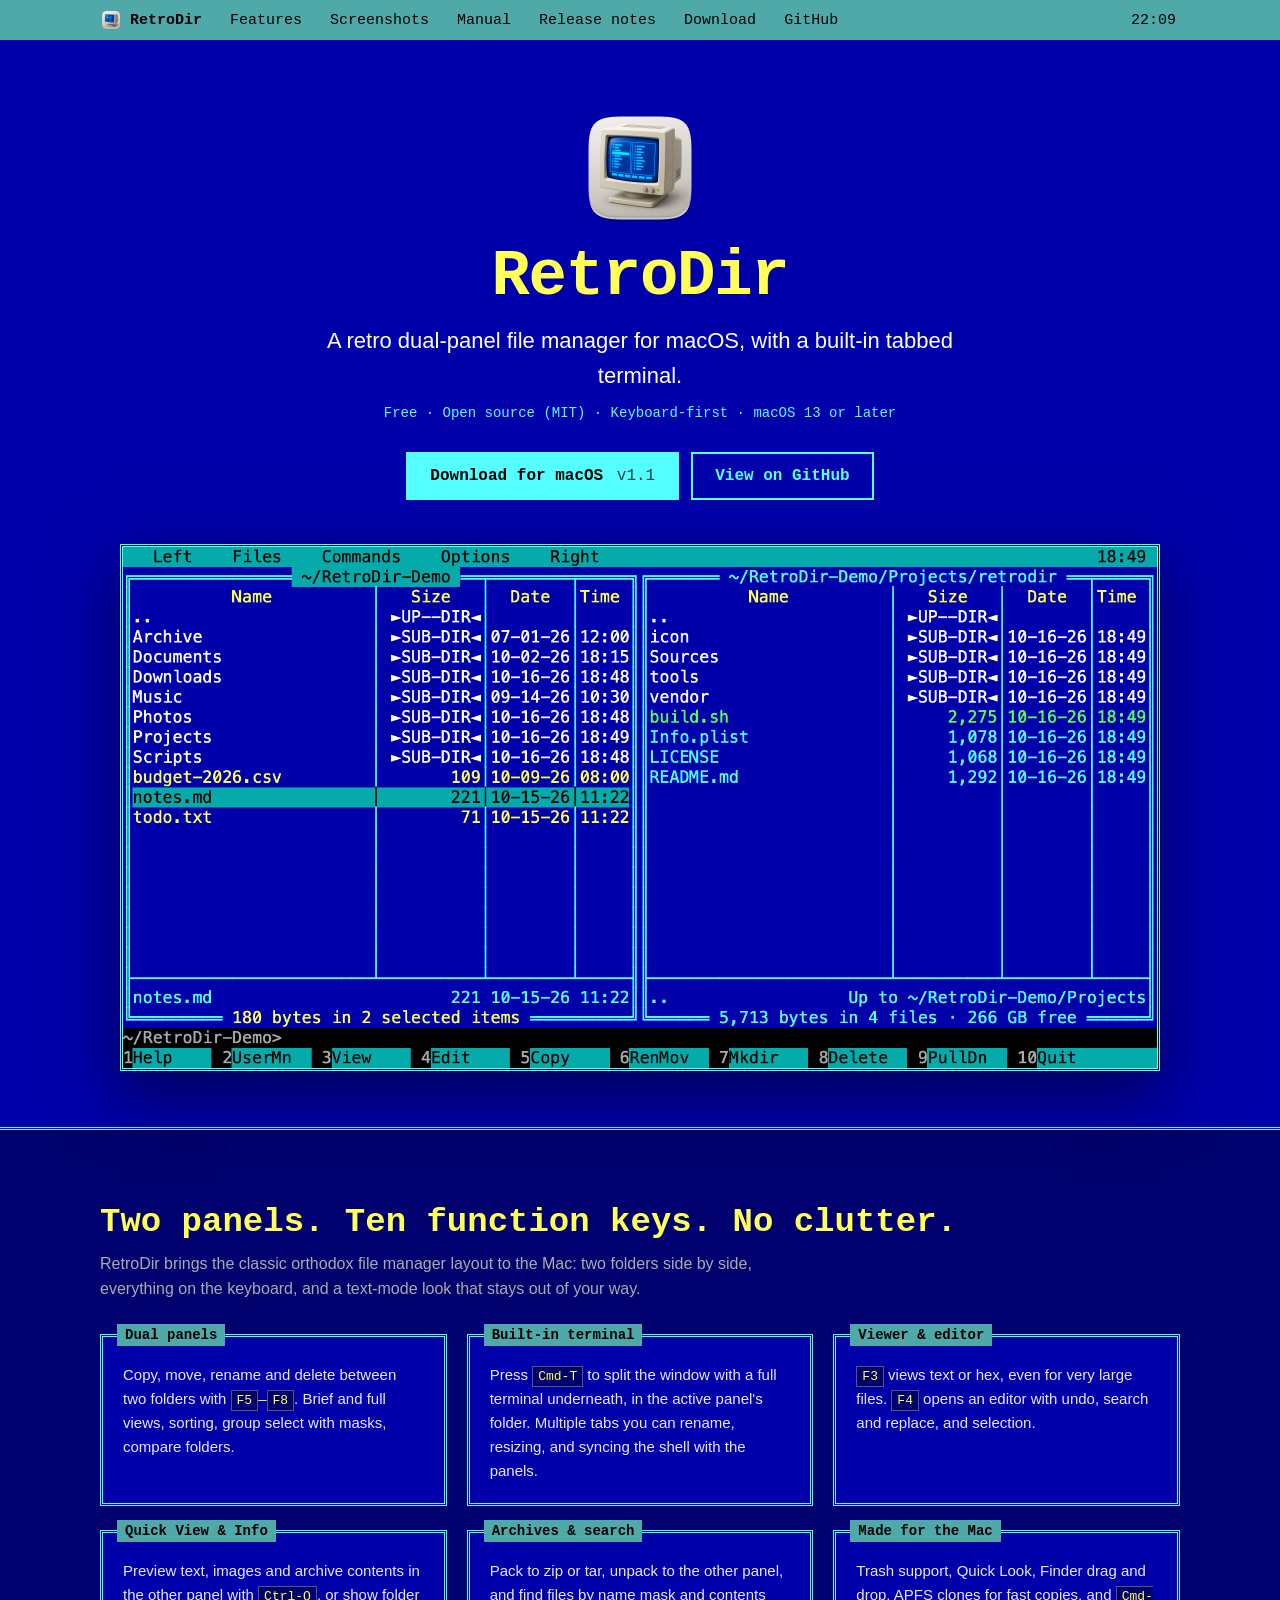
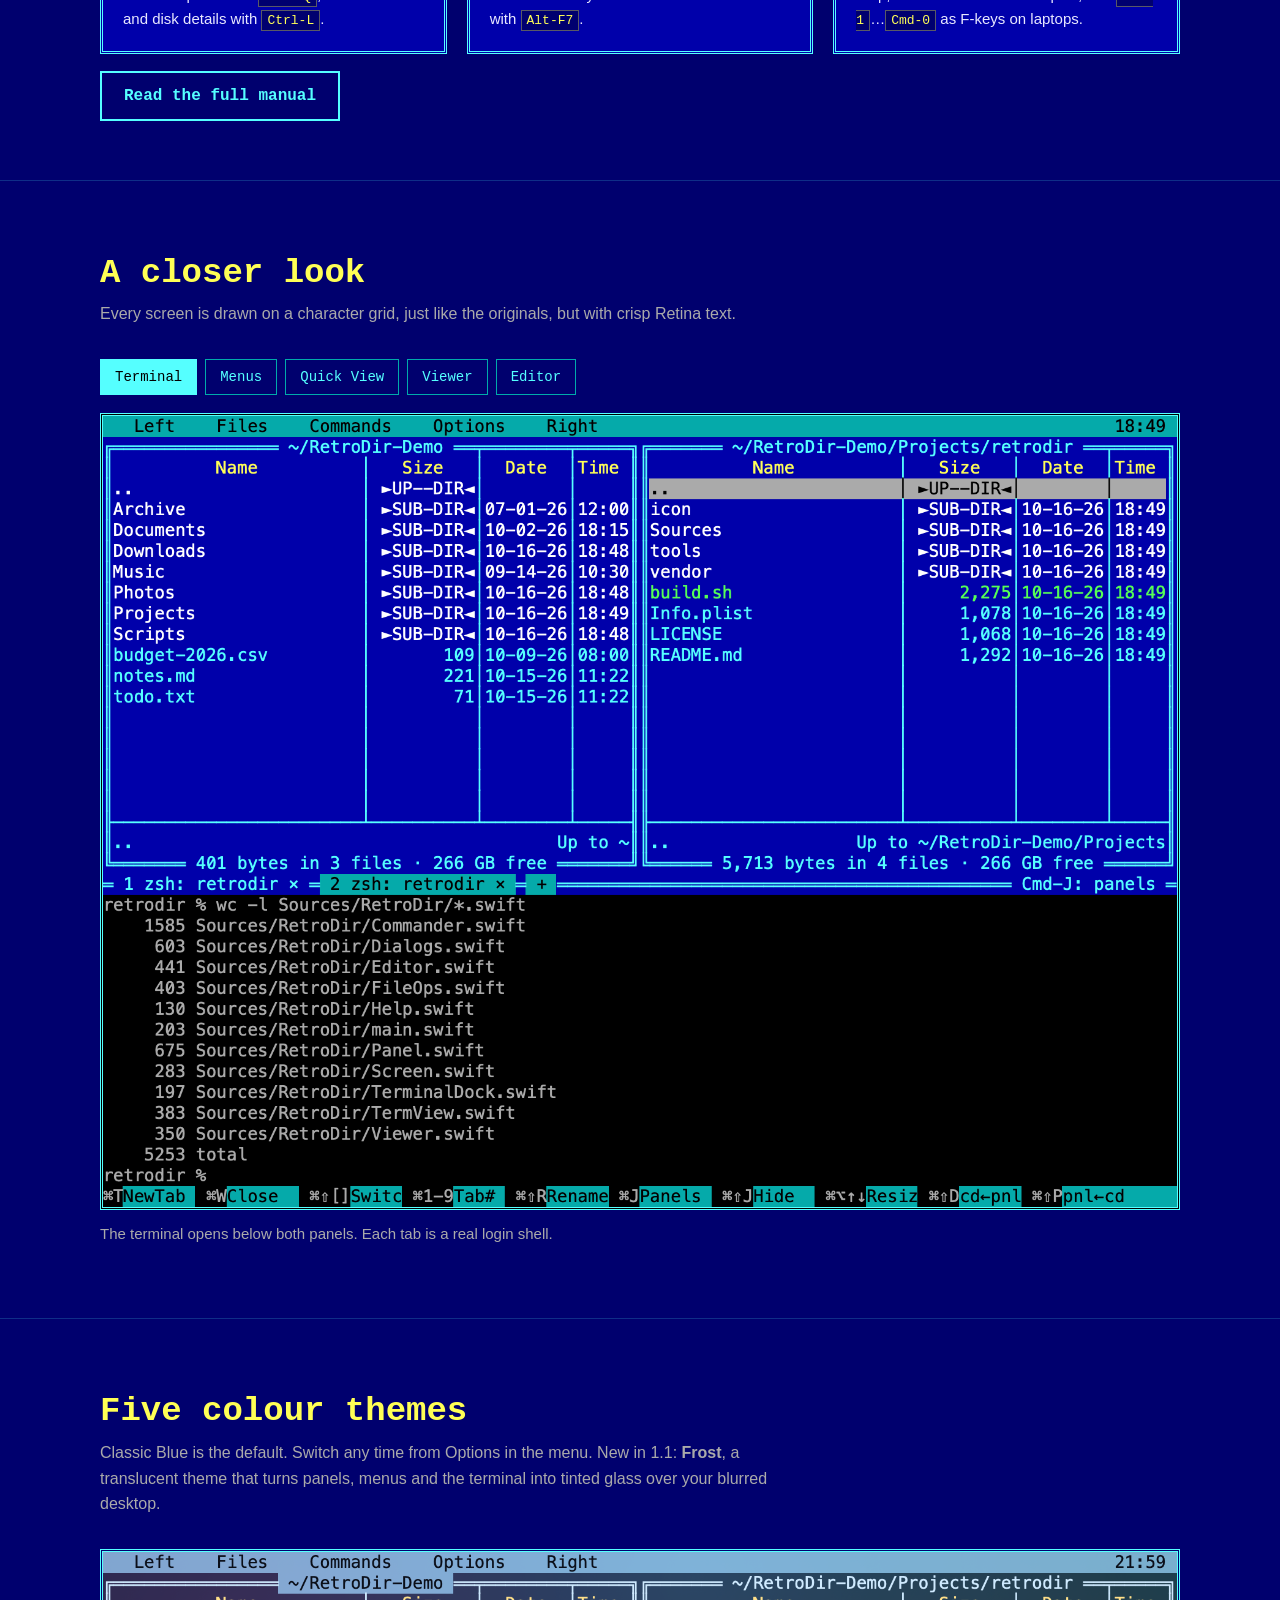
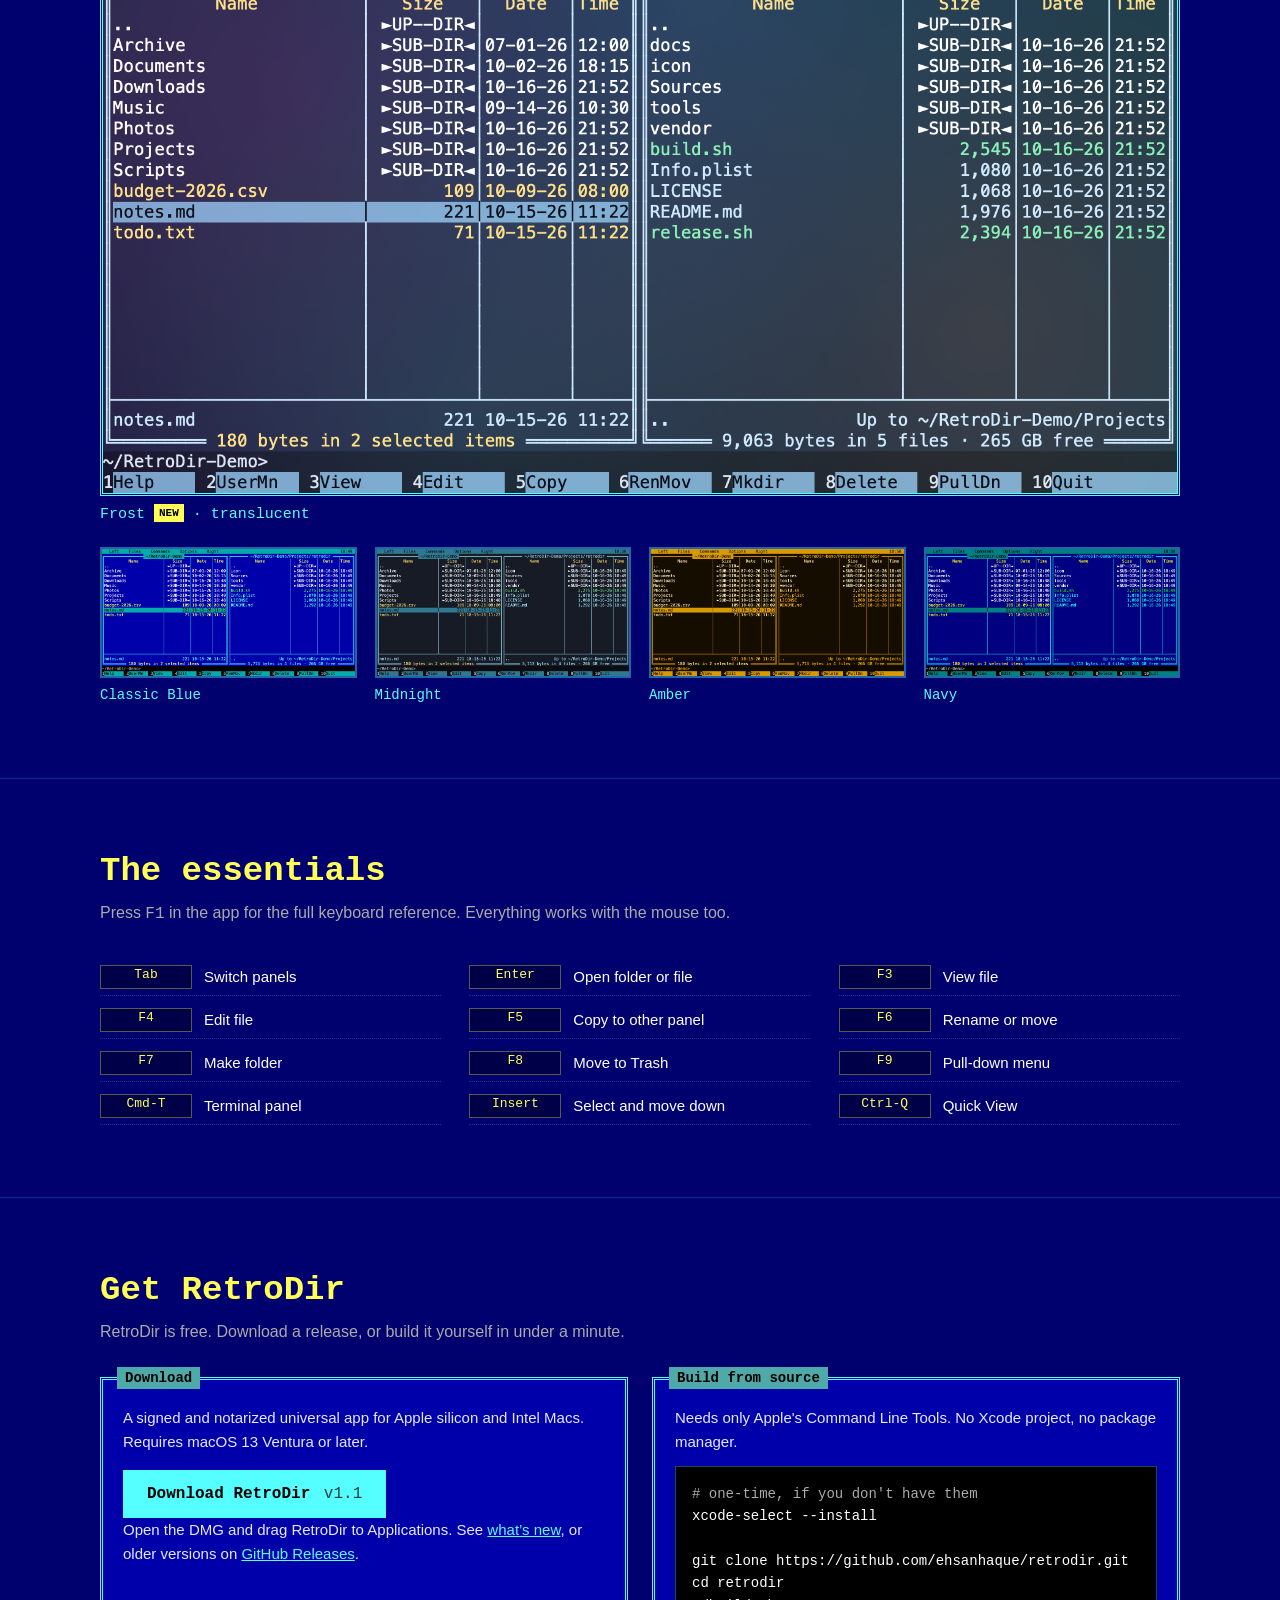
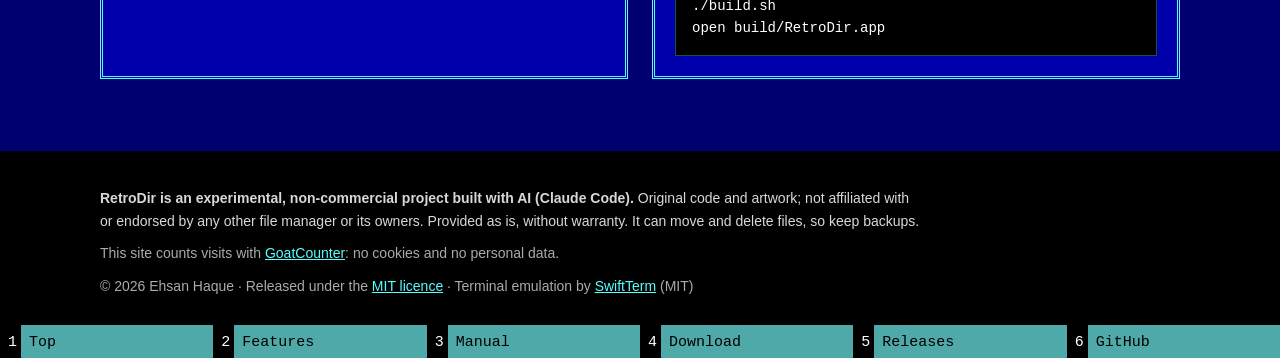
<file: docs/index.html>
<!doctype html>
<html lang="en">
<head>
<meta charset="utf-8">
<meta name="viewport" content="width=device-width, initial-scale=1">
<title>RetroDir — retro dual-panel file manager for macOS</title>
<meta name="description" content="RetroDir is a free, open-source, keyboard-first dual-panel file manager for macOS with a classic text-mode look and a built-in tabbed terminal.">
<meta property="og:title" content="RetroDir">
<meta property="og:description" content="A retro dual-panel file manager for macOS with a built-in tabbed terminal. Free and open source.">
<meta property="og:image" content="https://retrodir.app/img/hero.png">
<meta property="og:type" content="website">
<meta property="og:url" content="https://retrodir.app/">
<link rel="canonical" href="https://retrodir.app/">
<meta name="twitter:card" content="summary_large_image">
<link rel="icon" type="image/png" href="img/favicon.png">
<link rel="apple-touch-icon" href="img/icon.png">
<link rel="stylesheet" href="style.css?v=570233fb">
</head>
<body>

<nav class="menubar" aria-label="Main">
  <div class="wrap">
    <a class="brand" href="#top"><img src="img/favicon.png" alt="">RetroDir</a>
    <a class="opt" href="#features">Features</a>
    <a class="opt" href="#screenshots">Screenshots</a>
    <a class="opt" href="manual.html">Manual</a>
    <a class="opt" href="releases.html">Release notes</a>
    <a href="#download">Download</a>
    <a href="https://github.com/ehsanhaque/retrodir">GitHub</a>
    <span class="spacer"></span>
    <span class="clock" id="clock" aria-hidden="true"></span>
  </div>
</nav>

<header class="hero" id="top">
  <div class="wrap">
    <img class="icon" src="img/icon.png" alt="RetroDir app icon: a beige CRT monitor showing two blue file panels">
    <h1>RetroDir</h1>
    <p class="tagline">A retro dual-panel file manager for macOS, with a built-in tabbed terminal.</p>
    <p class="sub">Free · Open source (MIT) · Keyboard-first · macOS 13 or later</p>
    <div class="buttons">
      <a class="btn primary" href="https://github.com/ehsanhaque/retrodir/releases/latest/download/RetroDir.dmg" data-goatcounter-click="download-dmg">Download for macOS <span class="ver">v1.1</span></a>
      <a class="btn" href="https://github.com/ehsanhaque/retrodir">View on GitHub</a>
    </div>
    <img class="shot" src="img/hero.png" width="1754" height="884"
         alt="RetroDir main window: two blue panels side by side listing files, a menu bar on top and a function-key bar at the bottom">
  </div>
</header>

<main>
<section id="features" data-nav="features">
  <div class="wrap">
    <h2>Two panels. Ten function keys. No clutter.</h2>
    <p class="lead">RetroDir brings the classic orthodox file manager layout to the Mac: two folders side by side, everything on the keyboard, and a text-mode look that stays out of your way.</p>
    <div class="features">
      <div class="panel"><h3>Dual panels</h3>
        <p>Copy, move, rename and delete between two folders with <kbd>F5</kbd>–<kbd>F8</kbd>. Brief and full views, sorting, group select with masks, compare folders.</p></div>
      <div class="panel"><h3>Built-in terminal</h3>
        <p>Press <kbd>Cmd-T</kbd> to split the window with a full terminal underneath, in the active panel's folder. Multiple tabs you can rename, resizing, and syncing the shell with the panels.</p></div>
      <div class="panel"><h3>Viewer &amp; editor</h3>
        <p><kbd>F3</kbd> views text or hex, even for very large files. <kbd>F4</kbd> opens an editor with undo, search and replace, and selection.</p></div>
      <div class="panel"><h3>Quick View &amp; Info</h3>
        <p>Preview text, images and archive contents in the other panel with <kbd>Ctrl-Q</kbd>, or show folder and disk details with <kbd>Ctrl-L</kbd>.</p></div>
      <div class="panel"><h3>Archives &amp; search</h3>
        <p>Pack to zip or tar, unpack to the other panel, and find files by name mask and contents with <kbd>Alt-F7</kbd>.</p></div>
      <div class="panel"><h3>Made for the Mac</h3>
        <p>Trash support, Quick Look, Finder drag and drop, APFS clones for fast copies, and <kbd>Cmd-1</kbd>…<kbd>Cmd-0</kbd> as F-keys on laptops.</p></div>
    </div>
    <p class="more"><a class="btn" href="manual.html">Read the full manual</a></p>
  </div>
</section>

<section id="screenshots" data-nav="screenshots">
  <div class="wrap">
    <h2>A closer look</h2>
    <p class="lead">Every screen is drawn on a character grid, just like the originals, but with crisp Retina text.</p>
    <div class="tabs" role="tablist" aria-label="Screenshots">
      <button role="tab" aria-selected="true" aria-controls="g-terminal" id="t-terminal">Terminal</button>
      <button role="tab" aria-selected="false" aria-controls="g-menu" id="t-menu">Menus</button>
      <button role="tab" aria-selected="false" aria-controls="g-quick" id="t-quick">Quick View</button>
      <button role="tab" aria-selected="false" aria-controls="g-viewer" id="t-viewer">Viewer</button>
      <button role="tab" aria-selected="false" aria-controls="g-editor" id="t-editor">Editor</button>
    </div>
    <div class="gallery">
      <figure role="tabpanel" id="g-terminal" aria-labelledby="t-terminal">
        <img src="img/terminal.png" width="1754" height="1292" loading="lazy" alt="Two file panels above a full-width terminal with two tabs, showing git log and a line count">
        <figcaption>The terminal opens below both panels. Each tab is a real login shell.</figcaption>
      </figure>
      <figure role="tabpanel" id="g-menu" aria-labelledby="t-menu" hidden>
        <img src="img/menu.png" width="1754" height="884" loading="lazy" alt="The Commands pull-down menu open over the panels">
        <figcaption>Pull-down menus with <kbd>F9</kbd>, or click the menu bar. Every command shows its shortcut.</figcaption>
      </figure>
      <figure role="tabpanel" id="g-quick" aria-labelledby="t-quick" hidden>
        <img src="img/quickview.png" width="1754" height="884" loading="lazy" alt="Quick View showing an image preview in the right panel">
        <figcaption>Quick View previews the file under the cursor in the other panel.</figcaption>
      </figure>
      <figure role="tabpanel" id="g-viewer" aria-labelledby="t-viewer" hidden>
        <img src="img/viewer.png" width="1754" height="884" loading="lazy" alt="The full-screen file viewer showing a text file">
        <figcaption>The <kbd>F3</kbd> viewer: wrap, hex mode, go to line or offset, and search.</figcaption>
      </figure>
      <figure role="tabpanel" id="g-editor" aria-labelledby="t-editor" hidden>
        <img src="img/editor.png" width="1754" height="884" loading="lazy" alt="The built-in editor with Swift source code">
        <figcaption>The <kbd>F4</kbd> editor, for quick changes without leaving the keyboard.</figcaption>
      </figure>
    </div>
  </div>
</section>

<section id="themes" data-nav="screenshots">
  <div class="wrap">
    <h2>Five colour themes</h2>
    <p class="lead">Classic Blue is the default. Switch any time from Options in the menu. New in 1.1: <b>Frost</b>, a translucent theme that turns panels, menus and the terminal into tinted glass over your blurred desktop.</p>
    <figure class="theme-feature"><img src="img/theme-4.png" width="1754" height="884" loading="lazy" alt="Frost theme: translucent panels over a colourful blurred background"><figcaption>Frost <span class="new">NEW</span> · translucent</figcaption></figure>
    <div class="themes">
      <figure><img src="img/hero.png" width="1754" height="884" loading="lazy" alt="Classic Blue theme"><figcaption>Classic Blue</figcaption></figure>
      <figure><img src="img/theme-1.png" width="1754" height="884" loading="lazy" alt="Midnight theme"><figcaption>Midnight</figcaption></figure>
      <figure><img src="img/theme-2.png" width="1754" height="884" loading="lazy" alt="Amber theme"><figcaption>Amber</figcaption></figure>
      <figure><img src="img/theme-3.png" width="1754" height="884" loading="lazy" alt="Navy theme"><figcaption>Navy</figcaption></figure>
    </div>
  </div>
</section>

<section id="keys" data-nav="">
  <div class="wrap">
    <h2>The essentials</h2>
    <p class="lead">Press <kbd>F1</kbd> in the app for the full keyboard reference. Everything works with the mouse too.</p>
    <div class="keys">
      <div><kbd>Tab</kbd><span>Switch panels</span></div>
      <div><kbd>Enter</kbd><span>Open folder or file</span></div>
      <div><kbd>F3</kbd><span>View file</span></div>
      <div><kbd>F4</kbd><span>Edit file</span></div>
      <div><kbd>F5</kbd><span>Copy to other panel</span></div>
      <div><kbd>F6</kbd><span>Rename or move</span></div>
      <div><kbd>F7</kbd><span>Make folder</span></div>
      <div><kbd>F8</kbd><span>Move to Trash</span></div>
      <div><kbd>F9</kbd><span>Pull-down menu</span></div>
      <div><kbd>Cmd-T</kbd><span>Terminal panel</span></div>
      <div><kbd>Insert</kbd><span>Select and move down</span></div>
      <div><kbd>Ctrl-Q</kbd><span>Quick View</span></div>
    </div>
  </div>
</section>

<section id="download" data-nav="download">
  <div class="wrap">
    <h2>Get RetroDir</h2>
    <p class="lead">RetroDir is free. Download a release, or build it yourself in under a minute.</p>
    <div class="download">
      <div class="panel"><h3>Download</h3>
        <p>A signed and notarized universal app for Apple silicon and Intel Macs. Requires macOS 13 Ventura or later.</p>
        <a class="btn primary" href="https://github.com/ehsanhaque/retrodir/releases/latest/download/RetroDir.dmg" data-goatcounter-click="download-dmg">Download RetroDir <span class="ver">v1.1</span></a>
        <p class="note">Open the DMG and drag RetroDir to Applications. See <a href="releases.html">what’s new</a>, or older versions on <a href="https://github.com/ehsanhaque/retrodir/releases">GitHub Releases</a>.</p>
      </div>
      <div class="panel"><h3>Build from source</h3>
        <p>Needs only Apple's Command Line Tools. No Xcode project, no package manager.</p>
<pre><span class="c"># one-time, if you don't have them</span>
xcode-select --install

git clone https://github.com/ehsanhaque/retrodir.git
cd retrodir
./build.sh
open build/RetroDir.app</pre>
      </div>
    </div>
  </div>
</section>
</main>

<footer>
  <div class="wrap">
    <p class="disclaimer"><strong>RetroDir is an experimental, non-commercial project built with AI (Claude Code).</strong>
      Original code and artwork; not affiliated with or endorsed by any other file manager or its owners.
      Provided as is, without warranty. It can move and delete files, so keep backups.</p>
    <p>This site counts visits with <a href="https://www.goatcounter.com">GoatCounter</a>: no cookies and no personal data.</p>
    <p>© 2026 Ehsan Haque · Released under the <a href="https://github.com/ehsanhaque/retrodir/blob/main/LICENSE">MIT licence</a> ·
      Terminal emulation by <a href="https://github.com/migueldeicaza/SwiftTerm">SwiftTerm</a> (MIT)</p>
  </div>
  <nav class="fkeys" aria-label="Footer">
    <a href="#top"><span>1</span><b>Top</b></a>
    <a href="#features"><span>2</span><b>Features</b></a>
    <a href="manual.html"><span>3</span><b>Manual</b></a>
    <a href="#download"><span>4</span><b>Download</b></a>
    <a href="releases.html"><span>5</span><b>Releases</b></a>
    <a href="https://github.com/ehsanhaque/retrodir"><span>6</span><b>GitHub</b></a>
  </nav>
</footer>

<dialog id="lightbox" aria-label="Screenshot"><img alt=""></dialog>

<script>
  // Menu-bar clock, like the app's
  const clock = document.getElementById('clock');
  const tick = () => {
    const d = new Date();
    clock.textContent = String(d.getHours()).padStart(2, '0') + ':' + String(d.getMinutes()).padStart(2, '0');
  };
  tick(); setInterval(tick, 10000);

  // Screenshot tabs
  const tabs = [...document.querySelectorAll('[role="tab"]')];
  tabs.forEach(tab => tab.addEventListener('click', () => {
    tabs.forEach(t => {
      const on = t === tab;
      t.setAttribute('aria-selected', on);
      document.getElementById(t.getAttribute('aria-controls')).hidden = !on;
    });
  }));

  // Highlight the menu-bar item for the section on screen
  const navLinks = [...document.querySelectorAll('.menubar a[href^="#"]')];
  const navSections = [...document.querySelectorAll('section[data-nav]')];
  const spy = () => {
    let nav = '';
    navSections.forEach(s => { if (s.getBoundingClientRect().top <= 120) nav = s.dataset.nav; });
    if (innerHeight + scrollY >= document.documentElement.scrollHeight - 4) nav = 'download';
    navLinks.forEach(a => a.toggleAttribute('aria-current', nav !== '' && a.getAttribute('href') === '#' + nav));
  };
  addEventListener('scroll', spy, { passive: true });
  addEventListener('resize', spy);
  spy();

  // Click a screenshot to enlarge it
  const box = document.getElementById('lightbox'), big = box.querySelector('img');
  document.querySelectorAll('.gallery img, .themes img, .theme-feature img, .hero .shot').forEach(img => {
    img.addEventListener('click', () => { big.src = img.src; big.alt = img.alt; box.showModal(); });
  });
  box.addEventListener('click', () => box.close());
</script>
<script data-goatcounter="https://retrodir.goatcounter.com/count" async src="//gc.zgo.at/count.js"></script>
</body>
</html>
</file>
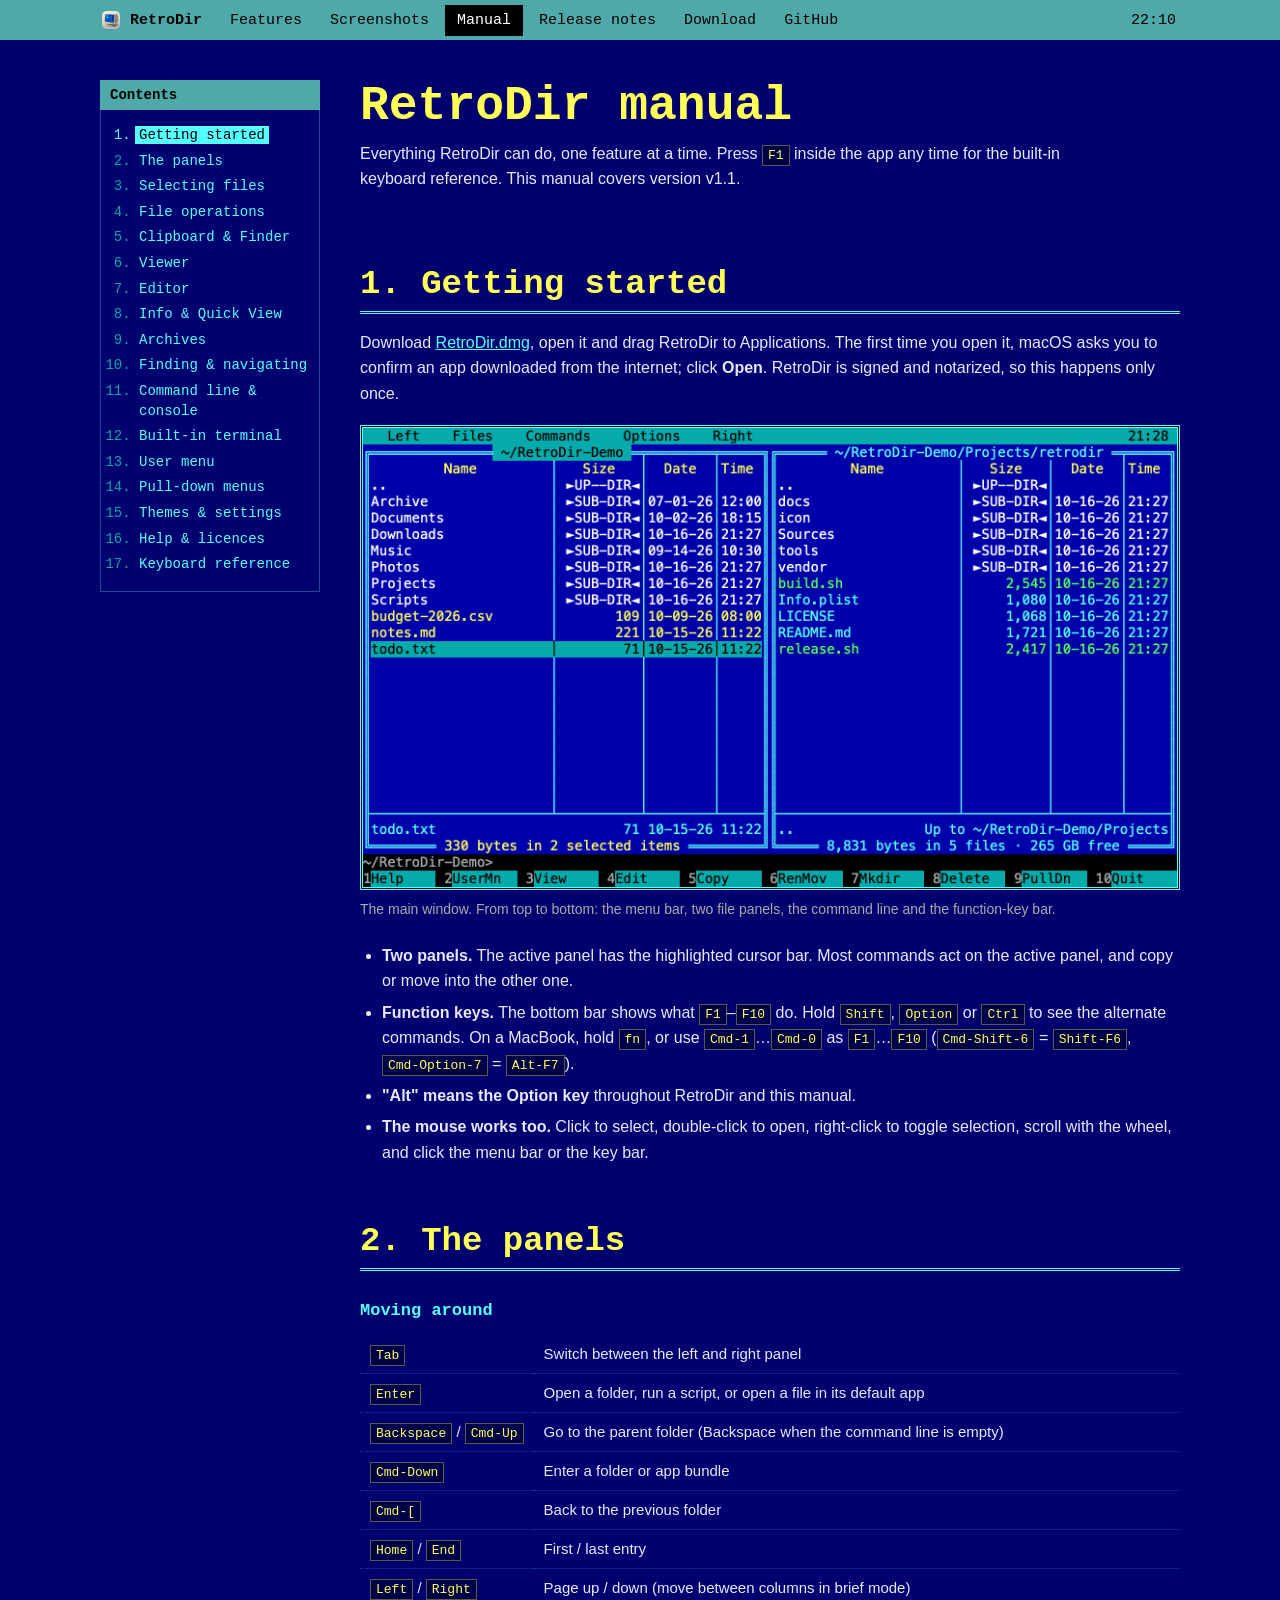
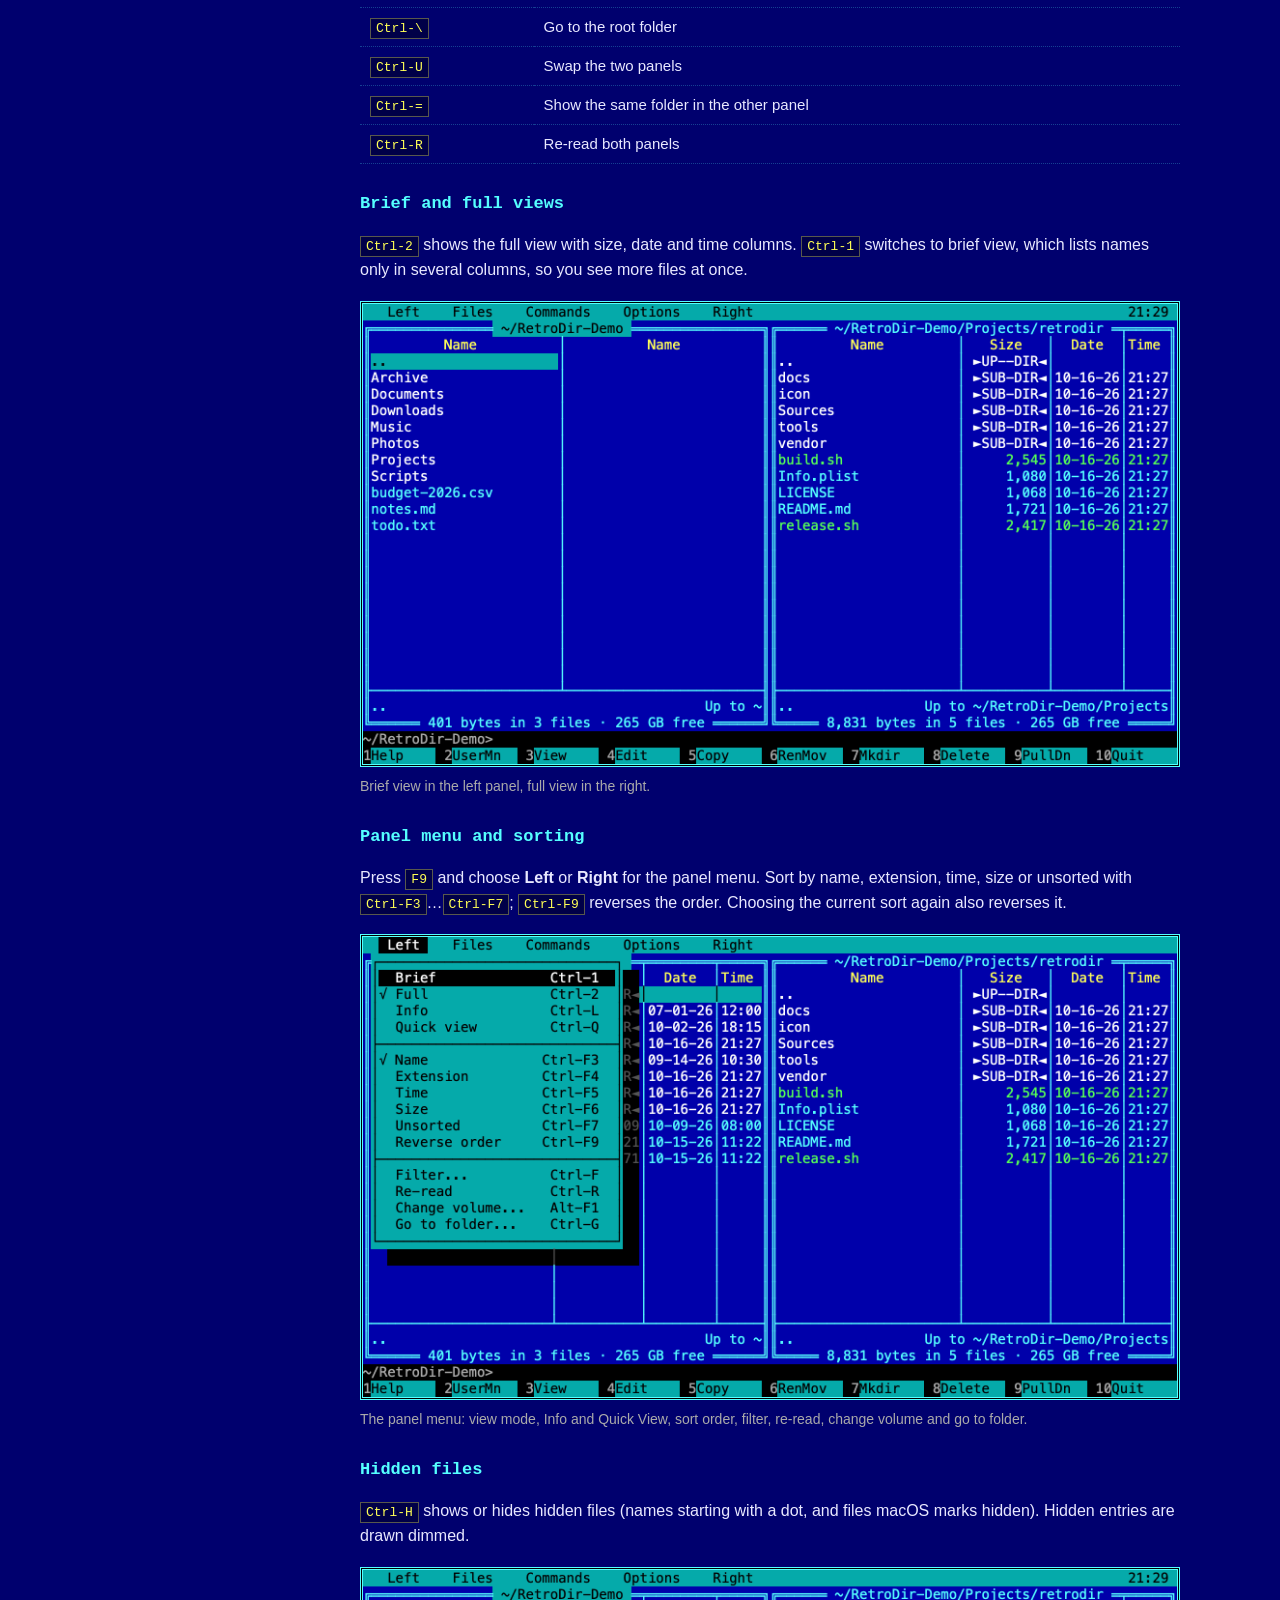
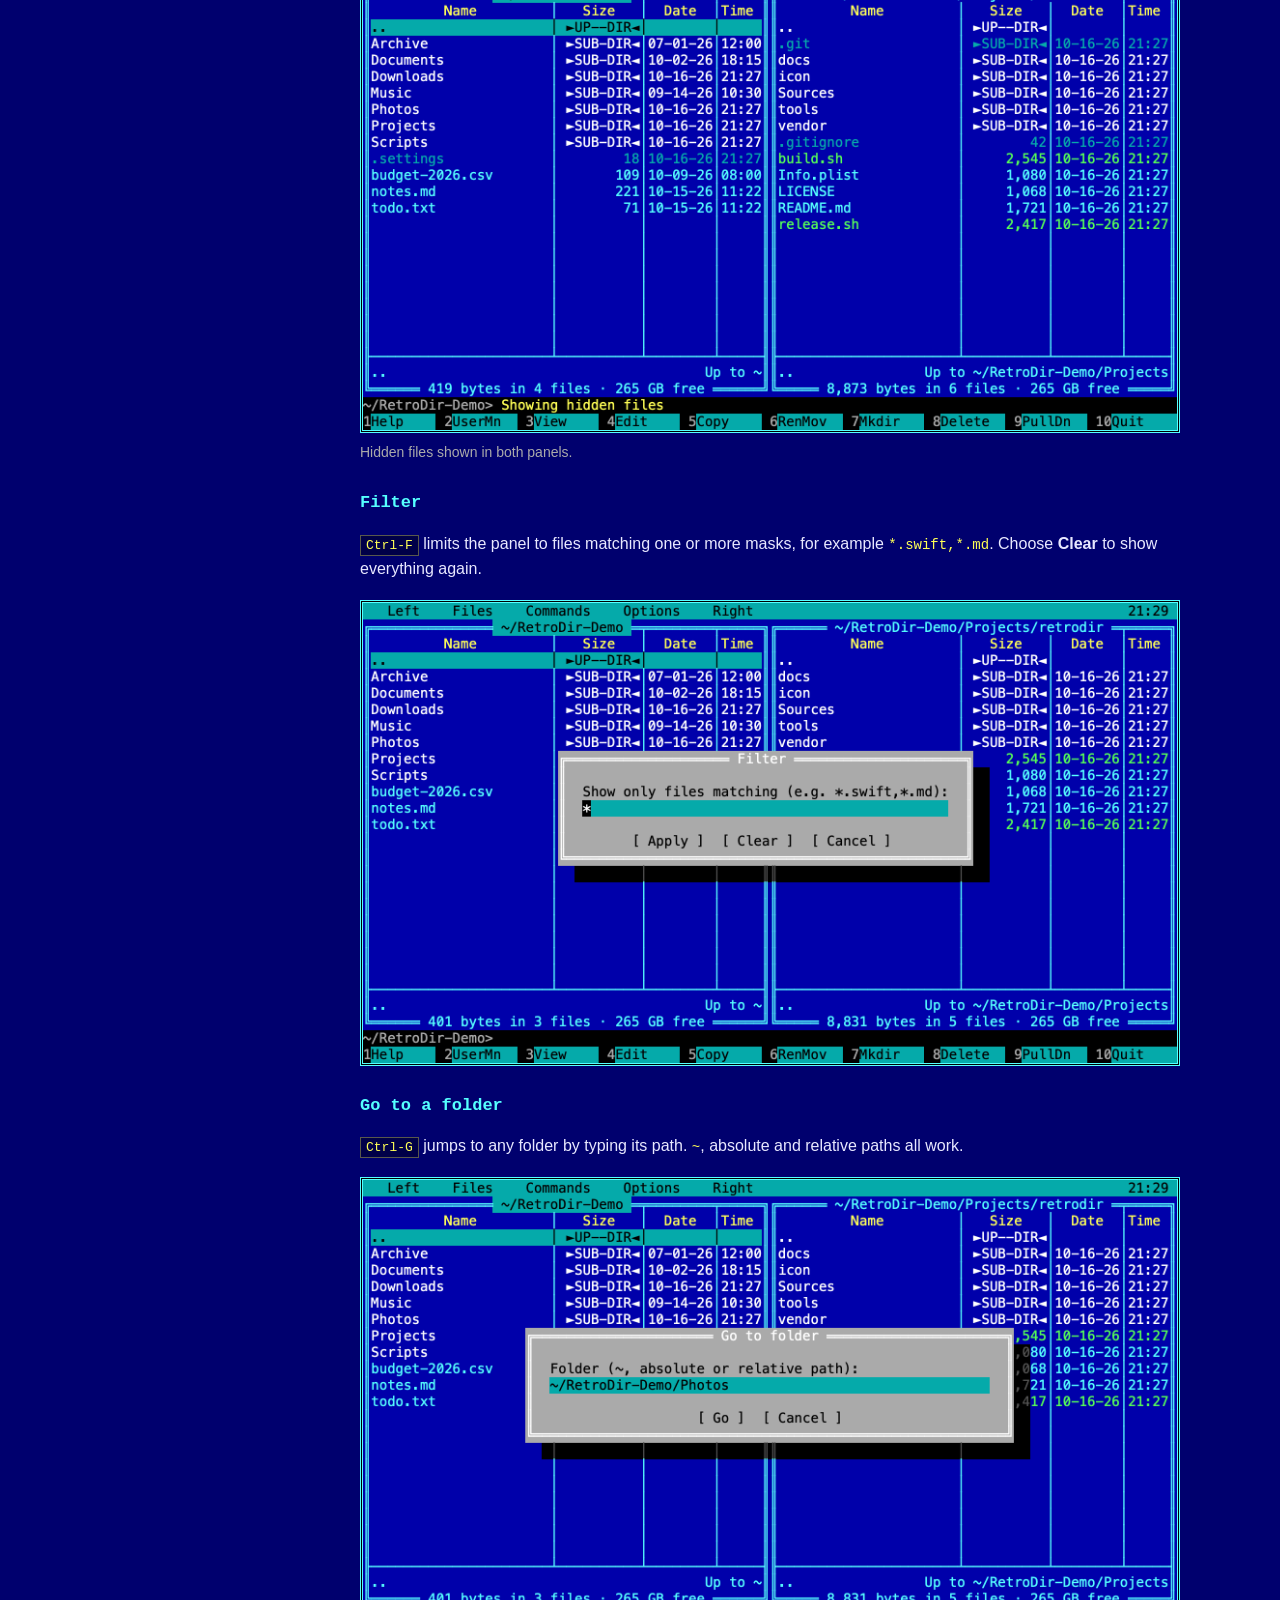
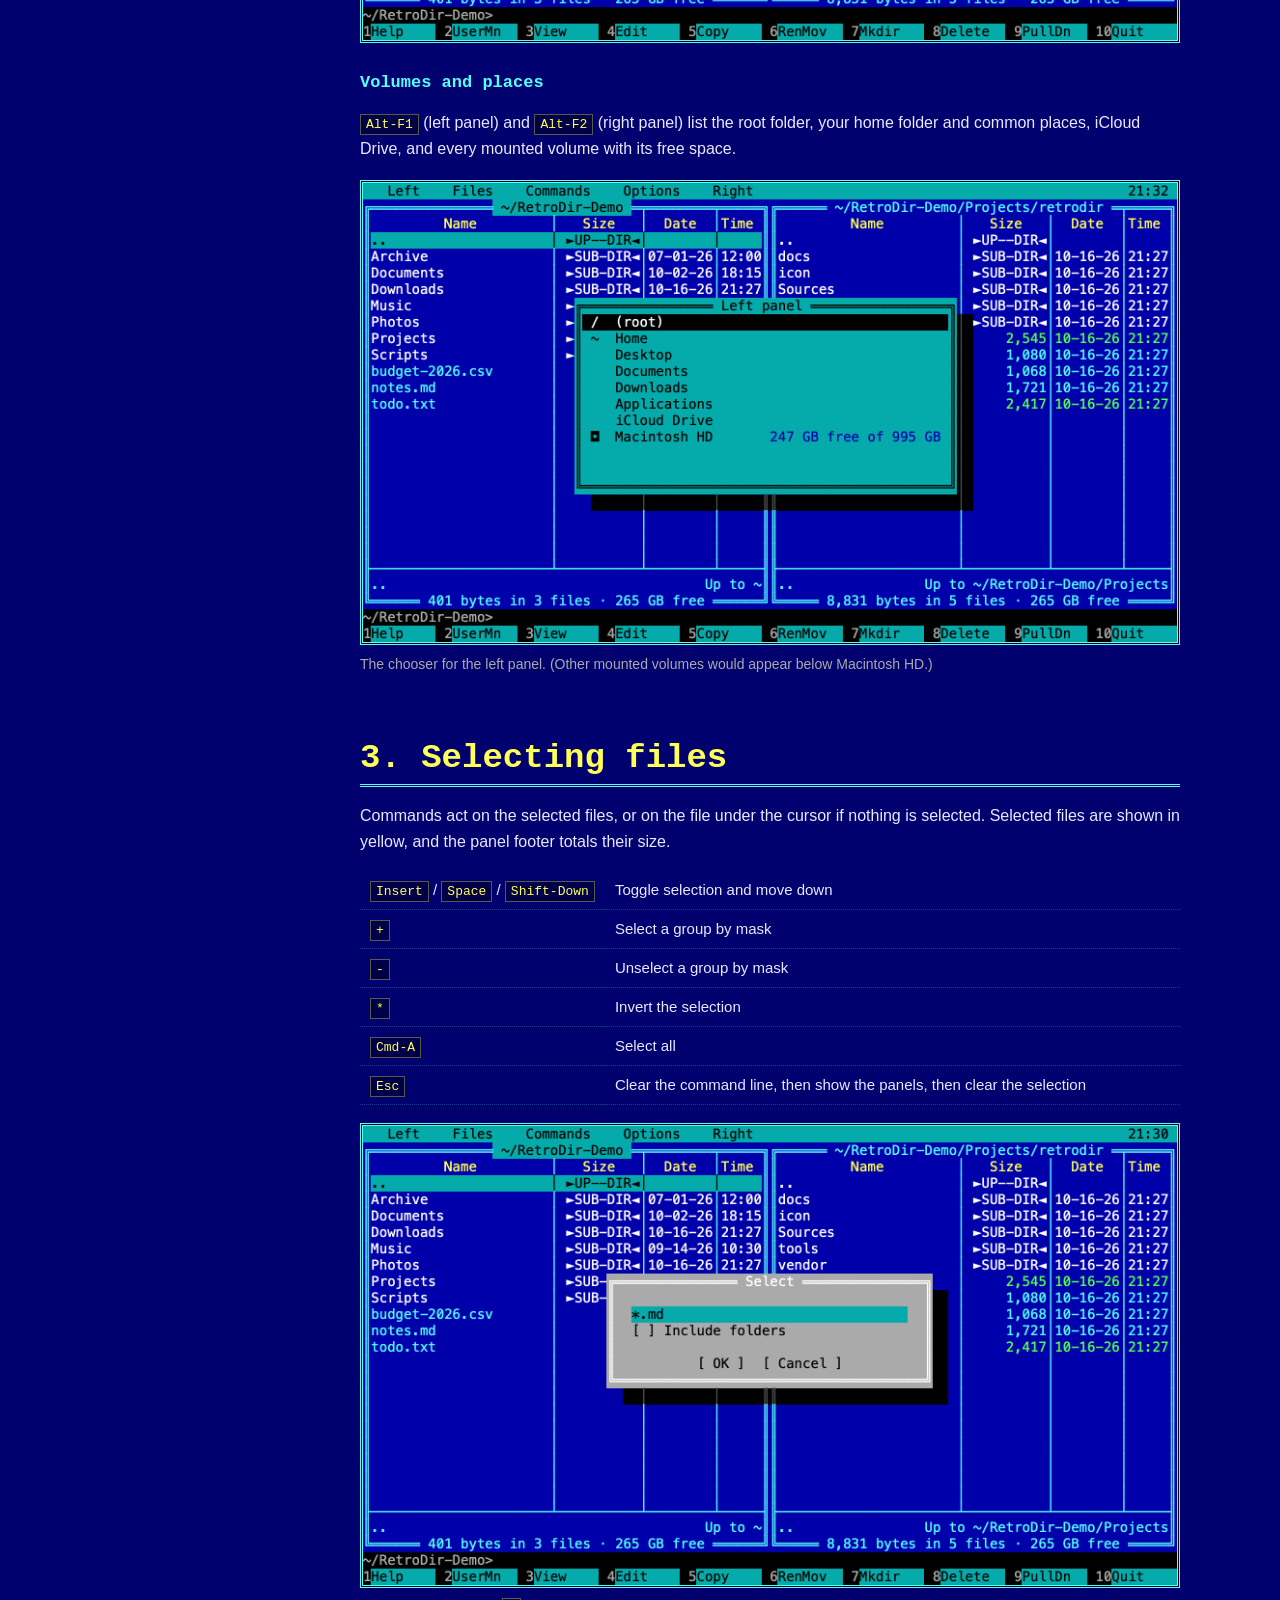
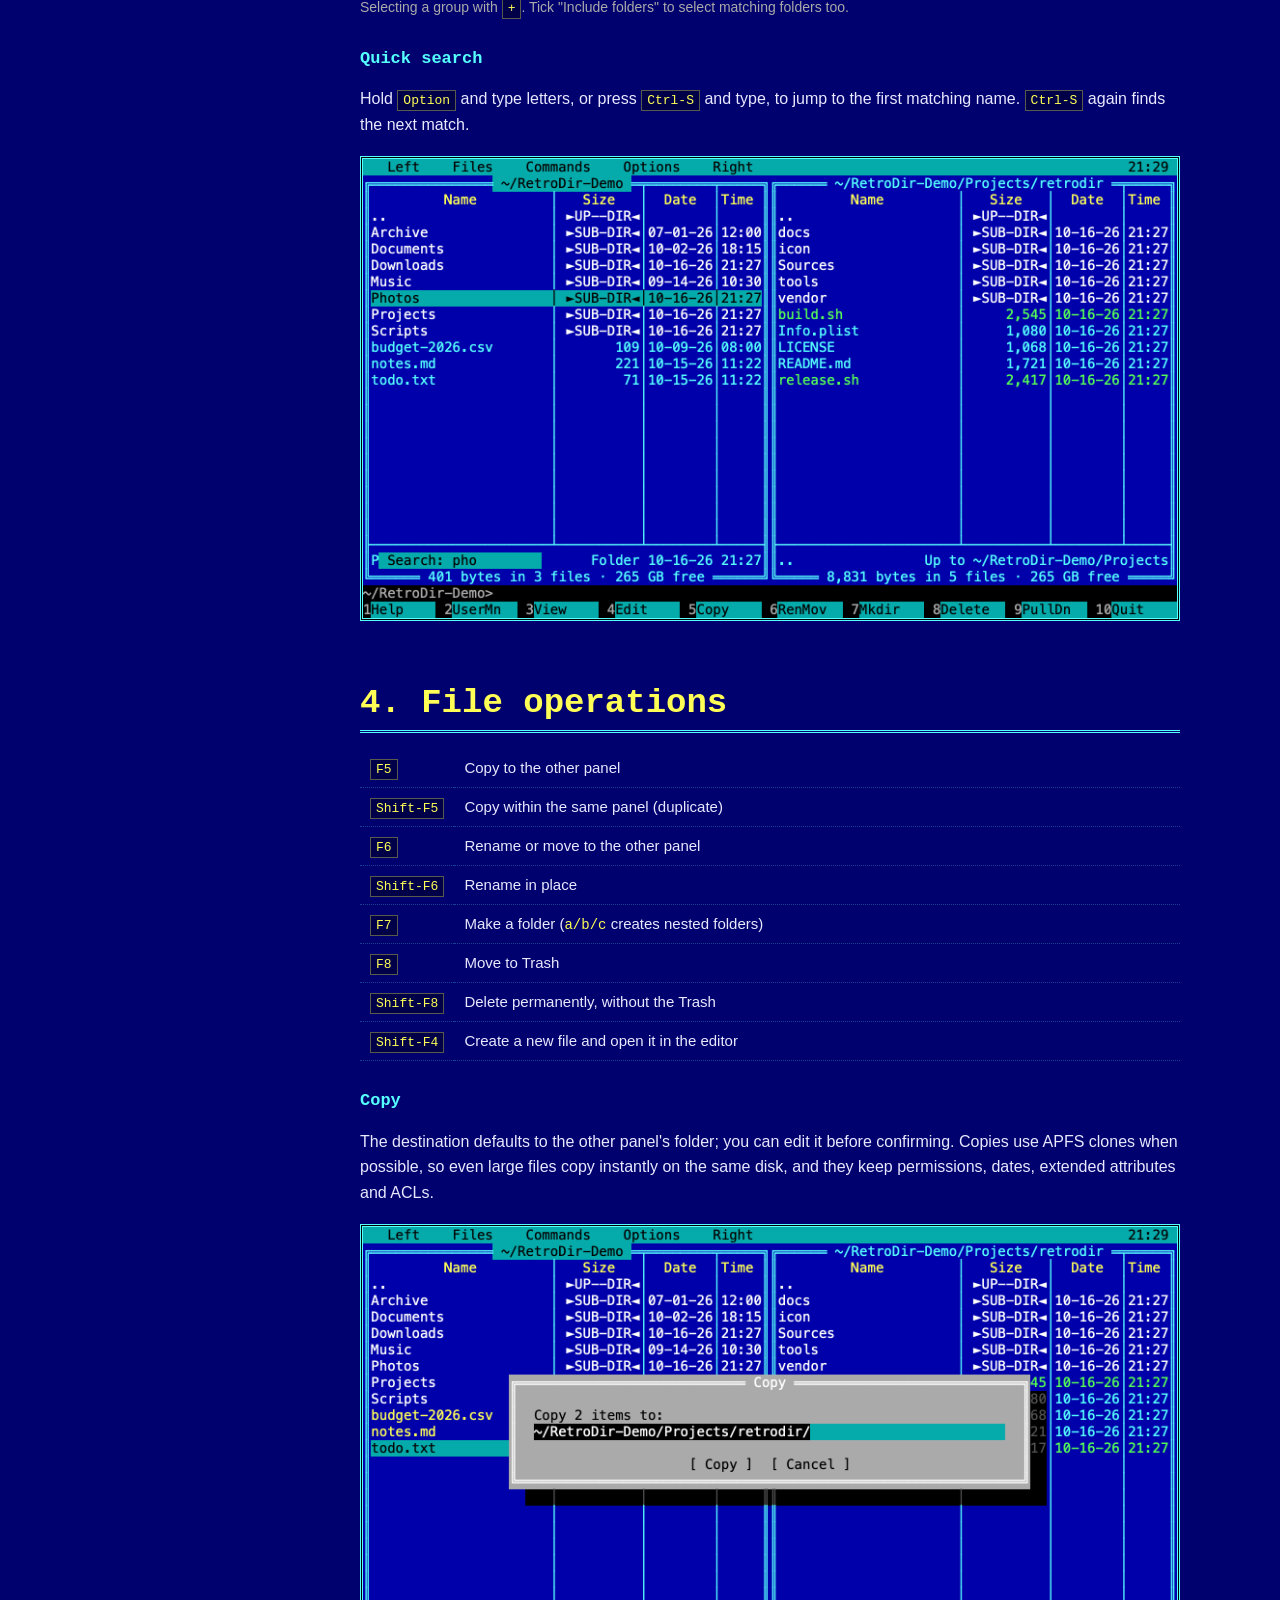
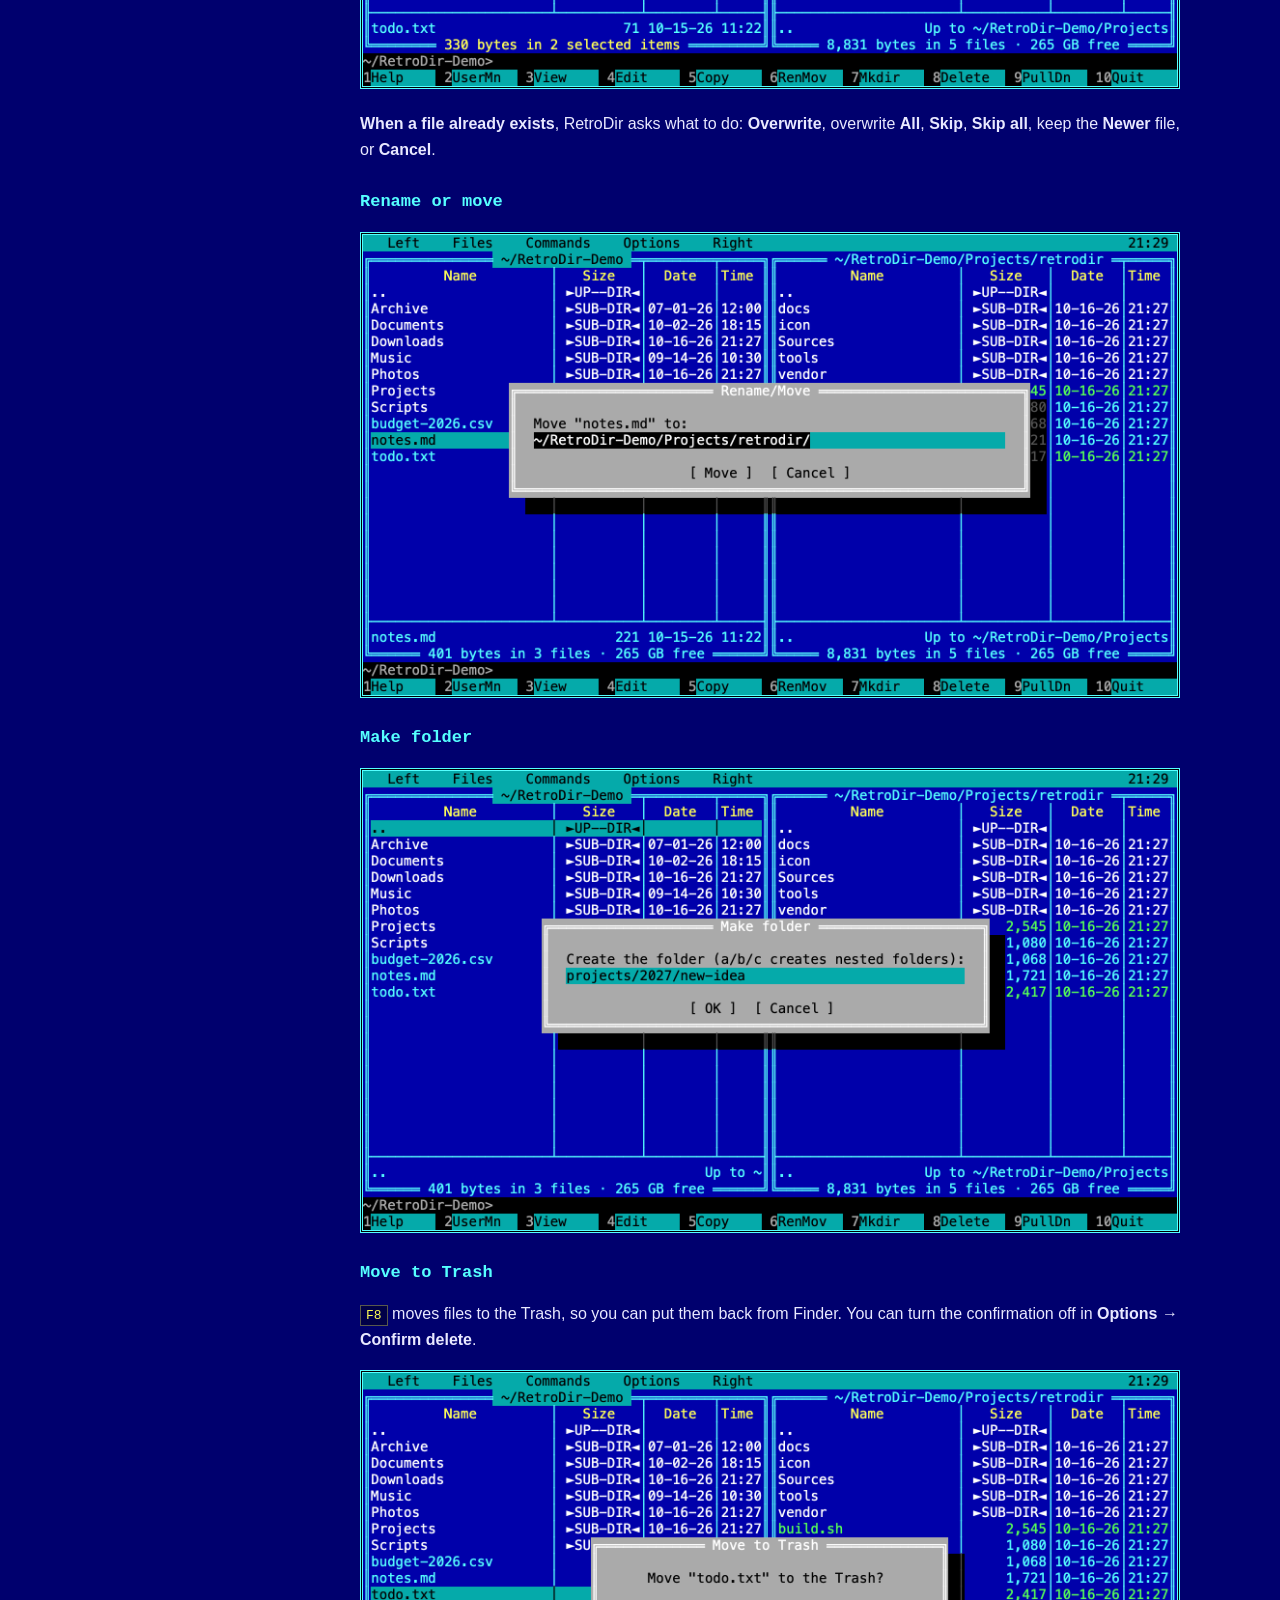
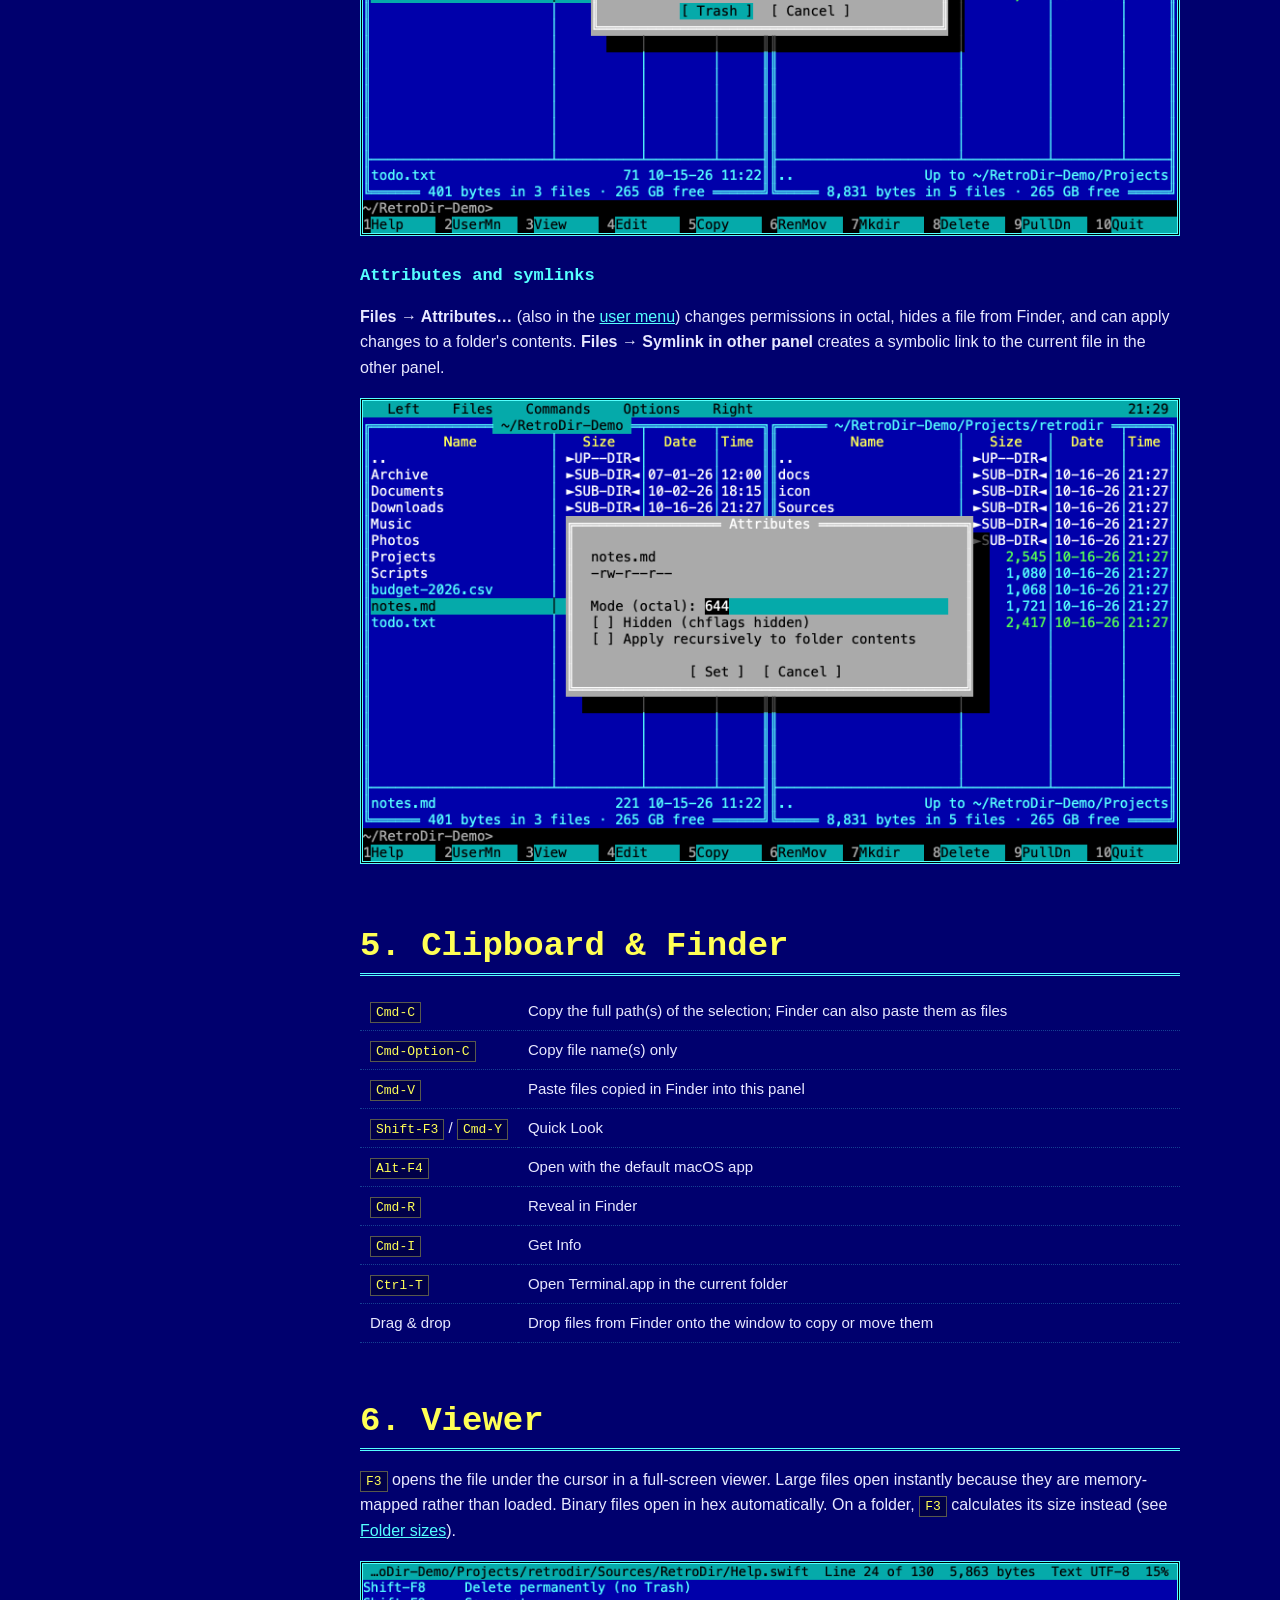
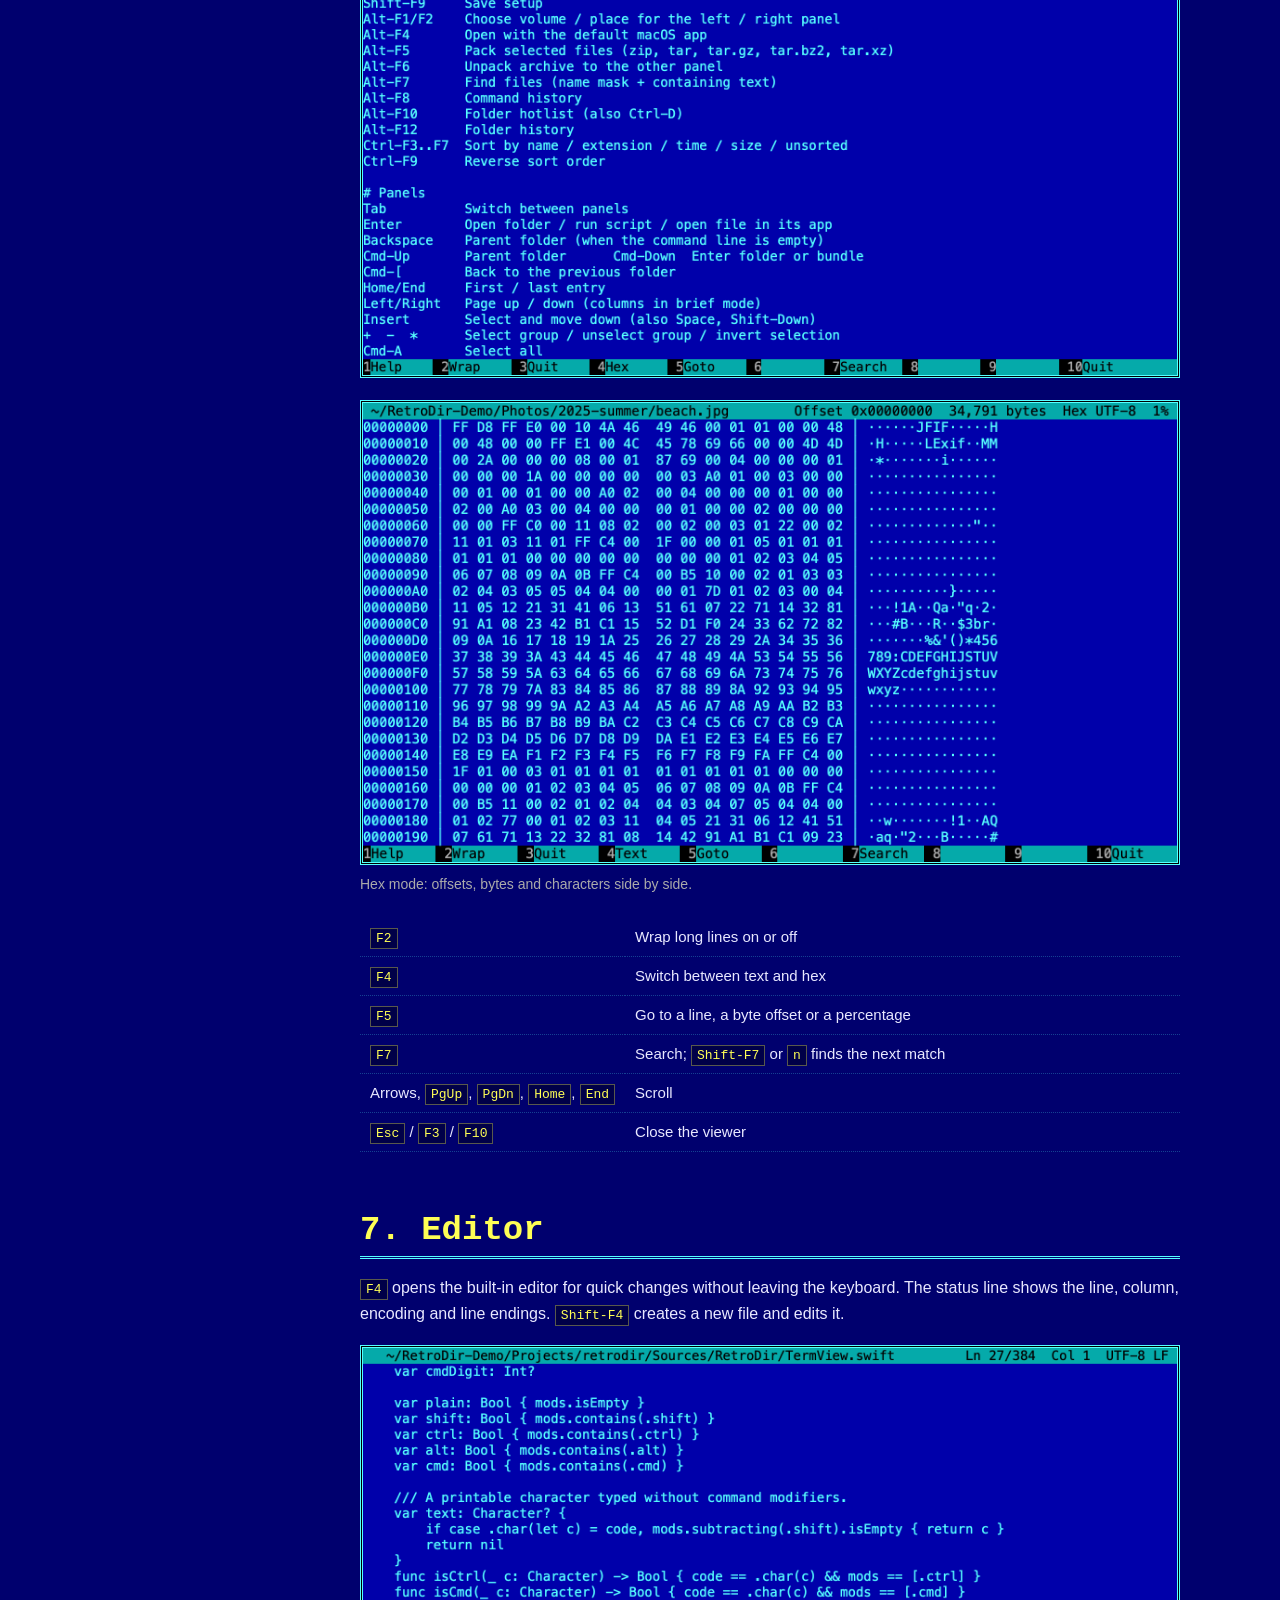
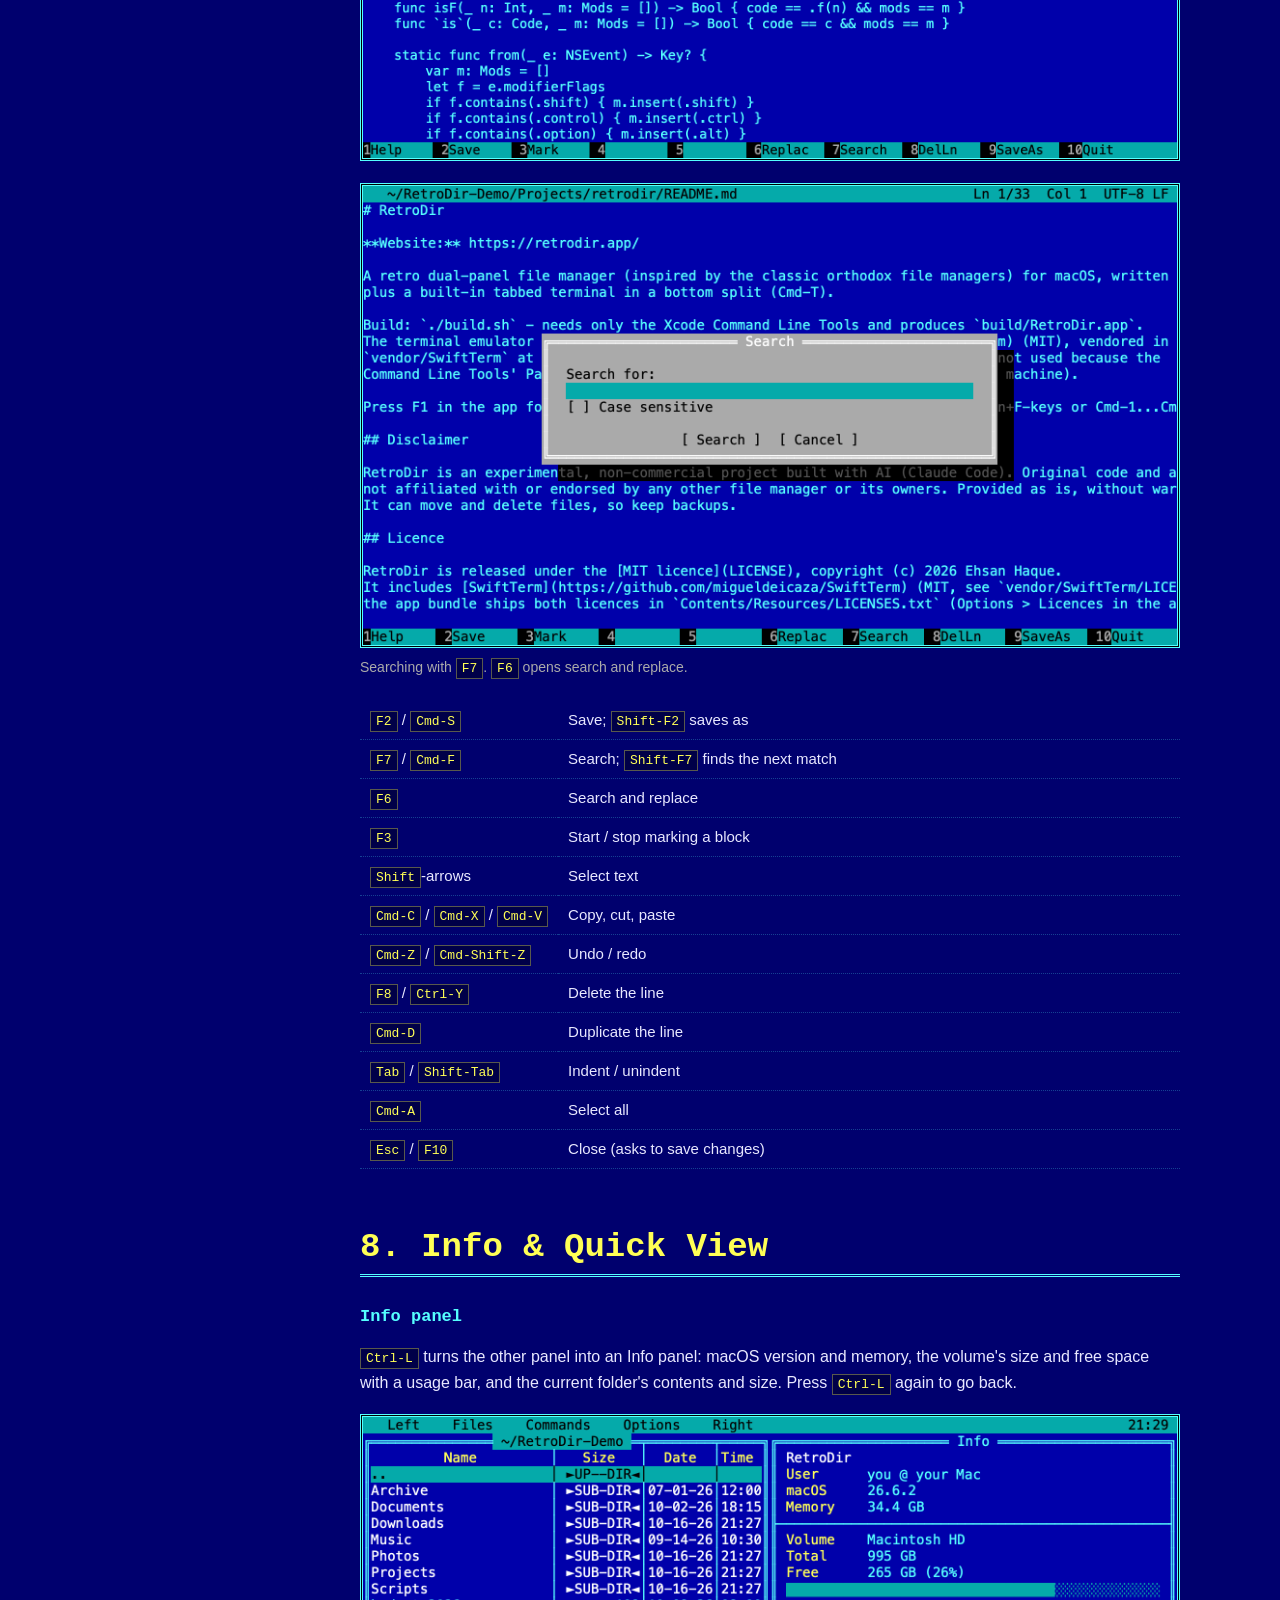
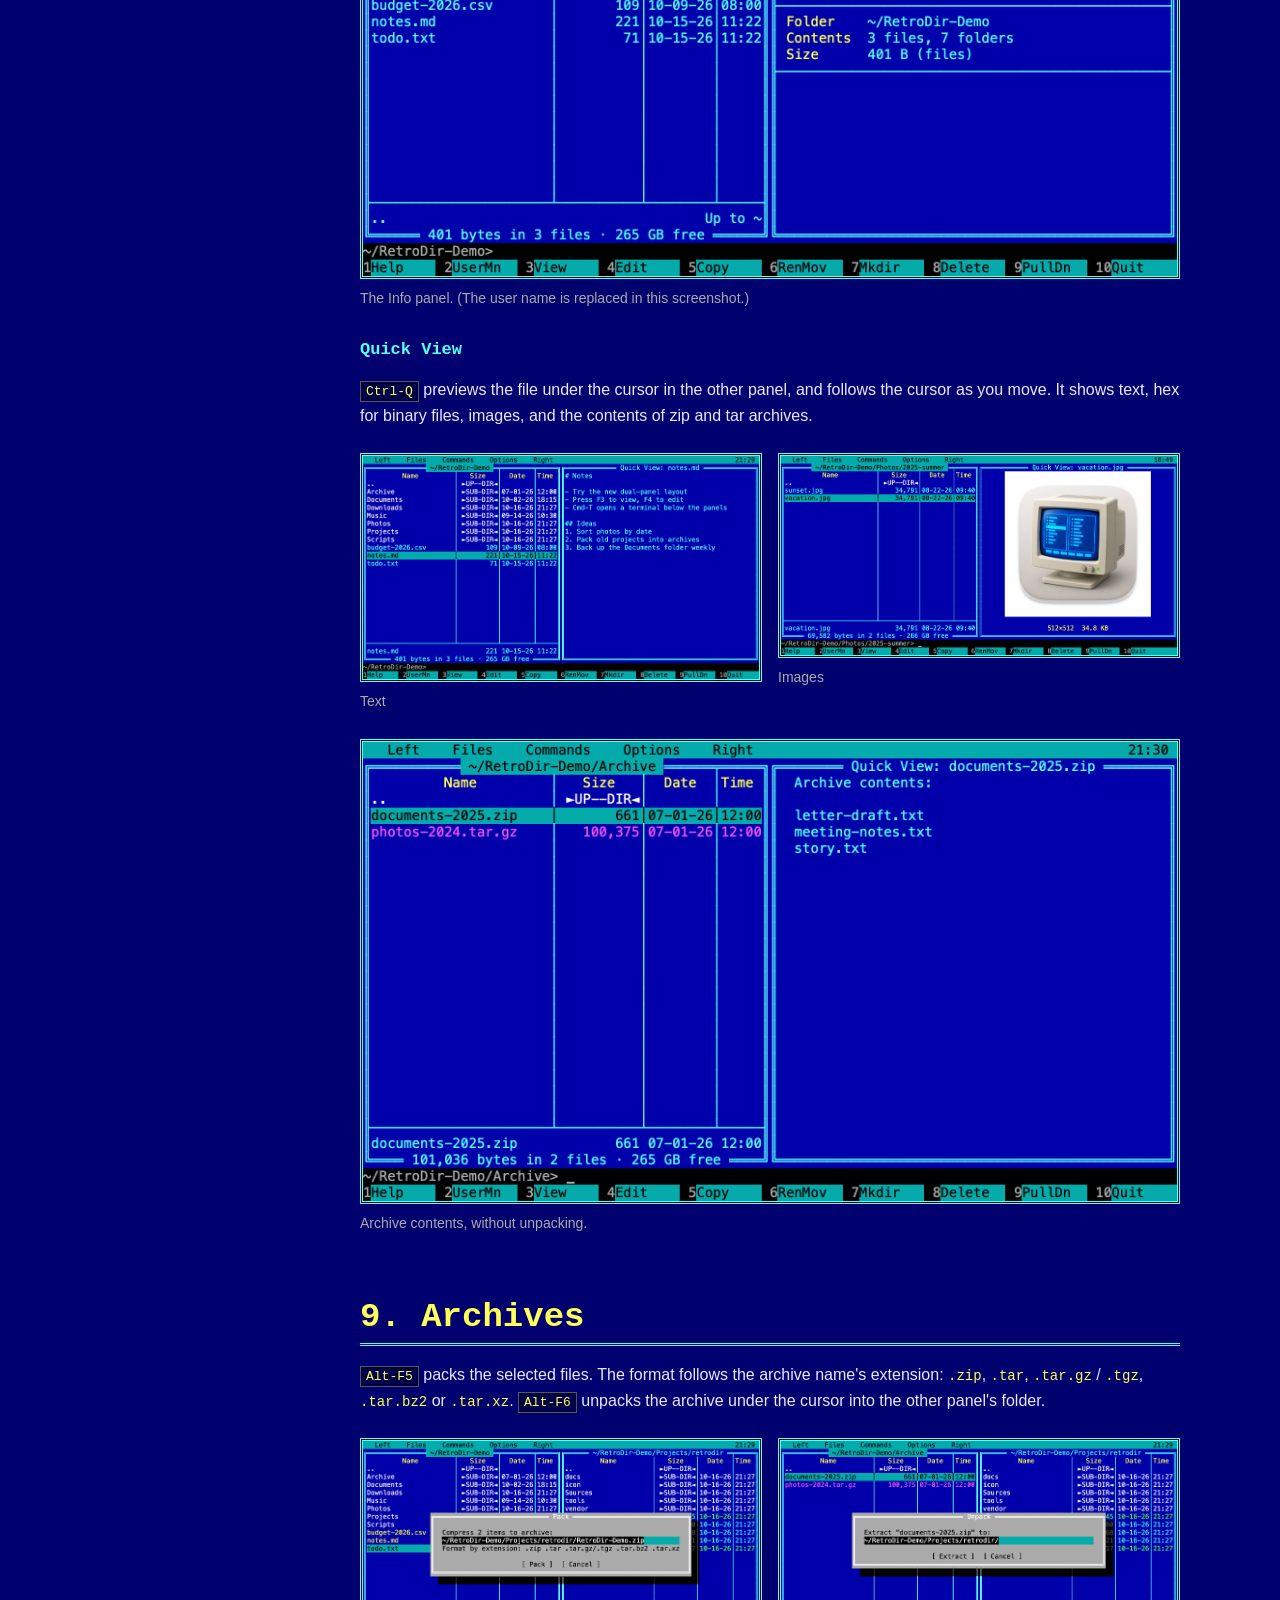
<file: docs/manual.html>
<!doctype html>
<html lang="en">
<head>
<meta charset="utf-8">
<meta name="viewport" content="width=device-width, initial-scale=1">
<title>RetroDir Manual</title>
<meta name="description" content="The complete RetroDir manual: panels, file operations, viewer and editor, archives, search, the command line, the built-in terminal, menus and settings, with screenshots.">
<meta property="og:title" content="RetroDir manual">
<meta property="og:description" content="Every RetroDir feature, with screenshots.">
<meta property="og:image" content="https://retrodir.app/img/hero.png">
<meta property="og:url" content="https://retrodir.app/manual.html">
<link rel="canonical" href="https://retrodir.app/manual.html">
<link rel="icon" type="image/png" href="img/favicon.png">
<link rel="apple-touch-icon" href="img/icon.png">
<link rel="stylesheet" href="style.css?v=570233fb">
</head>
<body>

<nav class="menubar" aria-label="Main">
  <div class="wrap">
    <a class="brand" href="./"><img src="img/favicon.png" alt="">RetroDir</a>
    <a class="opt" href="./#features">Features</a>
    <a class="opt" href="./#screenshots">Screenshots</a>
    <a class="opt" href="manual.html" aria-current="page">Manual</a>
    <a class="opt" href="releases.html">Release notes</a>
    <a href="./#download">Download</a>
    <a href="https://github.com/ehsanhaque/retrodir">GitHub</a>
    <span class="spacer"></span>
    <span class="clock" id="clock" aria-hidden="true"></span>
  </div>
</nav>

<div class="wrap manual">
  <aside class="toc" aria-label="Contents">
    <details open>
      <summary>Contents</summary>
      <ol>
        <li><a href="#start">Getting started</a></li>
        <li><a href="#panels">The panels</a></li>
        <li><a href="#selecting">Selecting files</a></li>
        <li><a href="#fileops">File operations</a></li>
        <li><a href="#finder">Clipboard &amp; Finder</a></li>
        <li><a href="#viewer">Viewer</a></li>
        <li><a href="#editor">Editor</a></li>
        <li><a href="#quickview">Info &amp; Quick View</a></li>
        <li><a href="#archives">Archives</a></li>
        <li><a href="#finding">Finding &amp; navigating</a></li>
        <li><a href="#cmdline">Command line &amp; console</a></li>
        <li><a href="#terminal">Built-in terminal</a></li>
        <li><a href="#usermenu">User menu</a></li>
        <li><a href="#menus">Pull-down menus</a></li>
        <li><a href="#settings">Themes &amp; settings</a></li>
        <li><a href="#help">Help &amp; licences</a></li>
        <li><a href="#keys">Keyboard reference</a></li>
      </ol>
    </details>
  </aside>

  <main class="doc">
    <h1>RetroDir manual</h1>
    <p class="lead">Everything RetroDir can do, one feature at a time. Press <kbd>F1</kbd> inside the app any time for the built-in keyboard reference. This manual covers version <span class="ver">v1.1</span>.</p>

    <!-- 1 -->
    <section id="start">
      <h2>1. Getting started</h2>
      <p>Download <a href="https://github.com/ehsanhaque/retrodir/releases/latest/download/RetroDir.dmg" data-goatcounter-click="download-dmg">RetroDir.dmg</a>, open it and drag RetroDir to Applications. The first time you open it, macOS asks you to confirm an app downloaded from the internet; click <b>Open</b>. RetroDir is signed and notarized, so this happens only once.</p>
      <figure><img src="img/manual/panels.png" width="1686" height="952" loading="lazy" alt="The main window: menu bar, two file panels, command line and function-key bar">
        <figcaption>The main window. From top to bottom: the menu bar, two file panels, the command line and the function-key bar.</figcaption></figure>
      <ul>
        <li><b>Two panels.</b> The active panel has the highlighted cursor bar. Most commands act on the active panel, and copy or move into the other one.</li>
        <li><b>Function keys.</b> The bottom bar shows what <kbd>F1</kbd>–<kbd>F10</kbd> do. Hold <kbd>Shift</kbd>, <kbd>Option</kbd> or <kbd>Ctrl</kbd> to see the alternate commands. On a MacBook, hold <kbd>fn</kbd>, or use <kbd>Cmd-1</kbd>…<kbd>Cmd-0</kbd> as <kbd>F1</kbd>…<kbd>F10</kbd> (<kbd>Cmd-Shift-6</kbd> = <kbd>Shift-F6</kbd>, <kbd>Cmd-Option-7</kbd> = <kbd>Alt-F7</kbd>).</li>
        <li><b>"Alt" means the Option key</b> throughout RetroDir and this manual.</li>
        <li><b>The mouse works too.</b> Click to select, double-click to open, right-click to toggle selection, scroll with the wheel, and click the menu bar or the key bar.</li>
      </ul>
    </section>

    <!-- 2 -->
    <section id="panels">
      <h2>2. The panels</h2>
      <h3>Moving around</h3>
      <table class="keytable">
        <tr><td><kbd>Tab</kbd></td><td>Switch between the left and right panel</td></tr>
        <tr><td><kbd>Enter</kbd></td><td>Open a folder, run a script, or open a file in its default app</td></tr>
        <tr><td><kbd>Backspace</kbd> / <kbd>Cmd-Up</kbd></td><td>Go to the parent folder (Backspace when the command line is empty)</td></tr>
        <tr><td><kbd>Cmd-Down</kbd></td><td>Enter a folder or app bundle</td></tr>
        <tr><td><kbd>Cmd-[</kbd></td><td>Back to the previous folder</td></tr>
        <tr><td><kbd>Home</kbd> / <kbd>End</kbd></td><td>First / last entry</td></tr>
        <tr><td><kbd>Left</kbd> / <kbd>Right</kbd></td><td>Page up / down (move between columns in brief mode)</td></tr>
        <tr><td><kbd>Ctrl-\</kbd></td><td>Go to the root folder</td></tr>
        <tr><td><kbd>Ctrl-U</kbd></td><td>Swap the two panels</td></tr>
        <tr><td><kbd>Ctrl-=</kbd></td><td>Show the same folder in the other panel</td></tr>
        <tr><td><kbd>Ctrl-R</kbd></td><td>Re-read both panels</td></tr>
      </table>

      <h3>Brief and full views</h3>
      <p><kbd>Ctrl-2</kbd> shows the full view with size, date and time columns. <kbd>Ctrl-1</kbd> switches to brief view, which lists names only in several columns, so you see more files at once.</p>
      <figure><img src="img/manual/brief.png" width="1686" height="952" loading="lazy" alt="Left panel in brief view showing names in columns">
        <figcaption>Brief view in the left panel, full view in the right.</figcaption></figure>

      <h3>Panel menu and sorting</h3>
      <p>Press <kbd>F9</kbd> and choose <b>Left</b> or <b>Right</b> for the panel menu. Sort by name, extension, time, size or unsorted with <kbd>Ctrl-F3</kbd>…<kbd>Ctrl-F7</kbd>; <kbd>Ctrl-F9</kbd> reverses the order. Choosing the current sort again also reverses it.</p>
      <figure><img src="img/manual/menu-default.png" width="1686" height="952" loading="lazy" alt="The Left panel menu with view, sort and filter options">
        <figcaption>The panel menu: view mode, Info and Quick View, sort order, filter, re-read, change volume and go to folder.</figcaption></figure>

      <h3>Hidden files</h3>
      <p><kbd>Ctrl-H</kbd> shows or hides hidden files (names starting with a dot, and files macOS marks hidden). Hidden entries are drawn dimmed.</p>
      <figure><img src="img/manual/hidden.png" width="1686" height="952" loading="lazy" alt="Panels showing hidden files such as .settings, .git and .gitignore">
        <figcaption>Hidden files shown in both panels.</figcaption></figure>

      <h3>Filter</h3>
      <p><kbd>Ctrl-F</kbd> limits the panel to files matching one or more masks, for example <code>*.swift,*.md</code>. Choose <b>Clear</b> to show everything again.</p>
      <figure><img src="img/manual/filter.png" width="1686" height="952" loading="lazy" alt="The Filter dialog"></figure>

      <h3>Go to a folder</h3>
      <p><kbd>Ctrl-G</kbd> jumps to any folder by typing its path. <code>~</code>, absolute and relative paths all work.</p>
      <figure><img src="img/manual/goto.png" width="1686" height="952" loading="lazy" alt="The Go to folder dialog with a path typed in"></figure>

      <h3>Volumes and places</h3>
      <p><kbd>Alt-F1</kbd> (left panel) and <kbd>Alt-F2</kbd> (right panel) list the root folder, your home folder and common places, iCloud Drive, and every mounted volume with its free space.</p>
      <figure><img src="img/manual/volumes.png" width="1686" height="952" loading="lazy" alt="The volume and places chooser for the left panel">
        <figcaption>The chooser for the left panel. (Other mounted volumes would appear below Macintosh HD.)</figcaption></figure>
    </section>

    <!-- 3 -->
    <section id="selecting">
      <h2>3. Selecting files</h2>
      <p>Commands act on the selected files, or on the file under the cursor if nothing is selected. Selected files are shown in yellow, and the panel footer totals their size.</p>
      <table class="keytable">
        <tr><td><kbd>Insert</kbd> / <kbd>Space</kbd> / <kbd>Shift-Down</kbd></td><td>Toggle selection and move down</td></tr>
        <tr><td><kbd>+</kbd></td><td>Select a group by mask</td></tr>
        <tr><td><kbd>-</kbd></td><td>Unselect a group by mask</td></tr>
        <tr><td><kbd>*</kbd></td><td>Invert the selection</td></tr>
        <tr><td><kbd>Cmd-A</kbd></td><td>Select all</td></tr>
        <tr><td><kbd>Esc</kbd></td><td>Clear the command line, then show the panels, then clear the selection</td></tr>
      </table>
      <figure><img src="img/manual/select-group.png" width="1686" height="952" loading="lazy" alt="The Select dialog with the mask *.md">
        <figcaption>Selecting a group with <kbd>+</kbd>. Tick "Include folders" to select matching folders too.</figcaption></figure>

      <h3>Quick search</h3>
      <p>Hold <kbd>Option</kbd> and type letters, or press <kbd>Ctrl-S</kbd> and type, to jump to the first matching name. <kbd>Ctrl-S</kbd> again finds the next match.</p>
      <figure><img src="img/manual/quicksearch.png" width="1686" height="952" loading="lazy" alt="Quick search box at the bottom of the panel with 'pho' typed, cursor on Photos"></figure>
    </section>

    <!-- 4 -->
    <section id="fileops">
      <h2>4. File operations</h2>
      <table class="keytable">
        <tr><td><kbd>F5</kbd></td><td>Copy to the other panel</td></tr>
        <tr><td><kbd>Shift-F5</kbd></td><td>Copy within the same panel (duplicate)</td></tr>
        <tr><td><kbd>F6</kbd></td><td>Rename or move to the other panel</td></tr>
        <tr><td><kbd>Shift-F6</kbd></td><td>Rename in place</td></tr>
        <tr><td><kbd>F7</kbd></td><td>Make a folder (<code>a/b/c</code> creates nested folders)</td></tr>
        <tr><td><kbd>F8</kbd></td><td>Move to Trash</td></tr>
        <tr><td><kbd>Shift-F8</kbd></td><td>Delete permanently, without the Trash</td></tr>
        <tr><td><kbd>Shift-F4</kbd></td><td>Create a new file and open it in the editor</td></tr>
      </table>

      <h3>Copy</h3>
      <p>The destination defaults to the other panel's folder; you can edit it before confirming. Copies use APFS clones when possible, so even large files copy instantly on the same disk, and they keep permissions, dates, extended attributes and ACLs.</p>
      <figure><img src="img/manual/copy.png" width="1686" height="952" loading="lazy" alt="The Copy dialog for two selected items"></figure>
      <p><b>When a file already exists</b>, RetroDir asks what to do: <b>Overwrite</b>, overwrite <b>All</b>, <b>Skip</b>, <b>Skip all</b>, keep the <b>Newer</b> file, or <b>Cancel</b>.</p>

      <h3>Rename or move</h3>
      <figure><img src="img/manual/move.png" width="1686" height="952" loading="lazy" alt="The Rename/Move dialog"></figure>

      <h3>Make folder</h3>
      <figure><img src="img/manual/mkdir.png" width="1686" height="952" loading="lazy" alt="The Make folder dialog creating nested folders"></figure>

      <h3>Move to Trash</h3>
      <p><kbd>F8</kbd> moves files to the Trash, so you can put them back from Finder. You can turn the confirmation off in <b>Options → Confirm delete</b>.</p>
      <figure><img src="img/manual/delete.png" width="1686" height="952" loading="lazy" alt="The Move to Trash confirmation"></figure>

      <h3>Attributes and symlinks</h3>
      <p><b>Files → Attributes…</b> (also in the <a href="#usermenu">user menu</a>) changes permissions in octal, hides a file from Finder, and can apply changes to a folder's contents. <b>Files → Symlink in other panel</b> creates a symbolic link to the current file in the other panel.</p>
      <figure><img src="img/manual/attributes.png" width="1686" height="952" loading="lazy" alt="The Attributes dialog with octal mode 644"></figure>
    </section>

    <!-- 5 -->
    <section id="finder">
      <h2>5. Clipboard &amp; Finder</h2>
      <table class="keytable">
        <tr><td><kbd>Cmd-C</kbd></td><td>Copy the full path(s) of the selection; Finder can also paste them as files</td></tr>
        <tr><td><kbd>Cmd-Option-C</kbd></td><td>Copy file name(s) only</td></tr>
        <tr><td><kbd>Cmd-V</kbd></td><td>Paste files copied in Finder into this panel</td></tr>
        <tr><td><kbd>Shift-F3</kbd> / <kbd>Cmd-Y</kbd></td><td>Quick Look</td></tr>
        <tr><td><kbd>Alt-F4</kbd></td><td>Open with the default macOS app</td></tr>
        <tr><td><kbd>Cmd-R</kbd></td><td>Reveal in Finder</td></tr>
        <tr><td><kbd>Cmd-I</kbd></td><td>Get Info</td></tr>
        <tr><td><kbd>Ctrl-T</kbd></td><td>Open Terminal.app in the current folder</td></tr>
        <tr><td>Drag &amp; drop</td><td>Drop files from Finder onto the window to copy or move them</td></tr>
      </table>
    </section>

    <!-- 6 -->
    <section id="viewer">
      <h2>6. Viewer</h2>
      <p><kbd>F3</kbd> opens the file under the cursor in a full-screen viewer. Large files open instantly because they are memory-mapped rather than loaded. Binary files open in hex automatically. On a folder, <kbd>F3</kbd> calculates its size instead (see <a href="#finding">Folder sizes</a>).</p>
      <figure><img src="img/viewer.png" width="1754" height="884" loading="lazy" alt="The viewer showing a text file"></figure>
      <figure><img src="img/manual/viewer-hex.png" width="1686" height="952" loading="lazy" alt="The viewer in hex mode showing a JPEG file">
        <figcaption>Hex mode: offsets, bytes and characters side by side.</figcaption></figure>
      <table class="keytable">
        <tr><td><kbd>F2</kbd></td><td>Wrap long lines on or off</td></tr>
        <tr><td><kbd>F4</kbd></td><td>Switch between text and hex</td></tr>
        <tr><td><kbd>F5</kbd></td><td>Go to a line, a byte offset or a percentage</td></tr>
        <tr><td><kbd>F7</kbd></td><td>Search; <kbd>Shift-F7</kbd> or <kbd>n</kbd> finds the next match</td></tr>
        <tr><td>Arrows, <kbd>PgUp</kbd>, <kbd>PgDn</kbd>, <kbd>Home</kbd>, <kbd>End</kbd></td><td>Scroll</td></tr>
        <tr><td><kbd>Esc</kbd> / <kbd>F3</kbd> / <kbd>F10</kbd></td><td>Close the viewer</td></tr>
      </table>
    </section>

    <!-- 7 -->
    <section id="editor">
      <h2>7. Editor</h2>
      <p><kbd>F4</kbd> opens the built-in editor for quick changes without leaving the keyboard. The status line shows the line, column, encoding and line endings. <kbd>Shift-F4</kbd> creates a new file and edits it.</p>
      <figure><img src="img/editor.png" width="1754" height="884" loading="lazy" alt="The editor with Swift source code"></figure>
      <figure><img src="img/manual/editor-search.png" width="1686" height="952" loading="lazy" alt="The editor's Search dialog">
        <figcaption>Searching with <kbd>F7</kbd>. <kbd>F6</kbd> opens search and replace.</figcaption></figure>
      <table class="keytable">
        <tr><td><kbd>F2</kbd> / <kbd>Cmd-S</kbd></td><td>Save; <kbd>Shift-F2</kbd> saves as</td></tr>
        <tr><td><kbd>F7</kbd> / <kbd>Cmd-F</kbd></td><td>Search; <kbd>Shift-F7</kbd> finds the next match</td></tr>
        <tr><td><kbd>F6</kbd></td><td>Search and replace</td></tr>
        <tr><td><kbd>F3</kbd></td><td>Start / stop marking a block</td></tr>
        <tr><td><kbd>Shift</kbd>-arrows</td><td>Select text</td></tr>
        <tr><td><kbd>Cmd-C</kbd> / <kbd>Cmd-X</kbd> / <kbd>Cmd-V</kbd></td><td>Copy, cut, paste</td></tr>
        <tr><td><kbd>Cmd-Z</kbd> / <kbd>Cmd-Shift-Z</kbd></td><td>Undo / redo</td></tr>
        <tr><td><kbd>F8</kbd> / <kbd>Ctrl-Y</kbd></td><td>Delete the line</td></tr>
        <tr><td><kbd>Cmd-D</kbd></td><td>Duplicate the line</td></tr>
        <tr><td><kbd>Tab</kbd> / <kbd>Shift-Tab</kbd></td><td>Indent / unindent</td></tr>
        <tr><td><kbd>Cmd-A</kbd></td><td>Select all</td></tr>
        <tr><td><kbd>Esc</kbd> / <kbd>F10</kbd></td><td>Close (asks to save changes)</td></tr>
      </table>
    </section>

    <!-- 8 -->
    <section id="quickview">
      <h2>8. Info &amp; Quick View</h2>
      <h3>Info panel</h3>
      <p><kbd>Ctrl-L</kbd> turns the other panel into an Info panel: macOS version and memory, the volume's size and free space with a usage bar, and the current folder's contents and size. Press <kbd>Ctrl-L</kbd> again to go back.</p>
      <figure><img src="img/manual/info.png" width="1686" height="952" loading="lazy" alt="The Info panel showing system, volume and folder details">
        <figcaption>The Info panel. (The user name is replaced in this screenshot.)</figcaption></figure>

      <h3>Quick View</h3>
      <p><kbd>Ctrl-Q</kbd> previews the file under the cursor in the other panel, and follows the cursor as you move. It shows text, hex for binary files, images, and the contents of zip and tar archives.</p>
      <div class="pair">
        <figure><img src="img/manual/quickview-text.png" width="1686" height="952" loading="lazy" alt="Quick View showing a Markdown file"><figcaption>Text</figcaption></figure>
        <figure><img src="img/quickview.png" width="1754" height="884" loading="lazy" alt="Quick View showing an image"><figcaption>Images</figcaption></figure>
      </div>
      <figure><img src="img/manual/quickview-archive.png" width="1686" height="952" loading="lazy" alt="Quick View listing the contents of a zip archive">
        <figcaption>Archive contents, without unpacking.</figcaption></figure>
    </section>

    <!-- 9 -->
    <section id="archives">
      <h2>9. Archives</h2>
      <p><kbd>Alt-F5</kbd> packs the selected files. The format follows the archive name's extension: <code>.zip</code>, <code>.tar</code>, <code>.tar.gz</code> / <code>.tgz</code>, <code>.tar.bz2</code> or <code>.tar.xz</code>. <kbd>Alt-F6</kbd> unpacks the archive under the cursor into the other panel's folder.</p>
      <div class="pair">
        <figure><img src="img/manual/pack.png" width="1686" height="952" loading="lazy" alt="The Pack dialog"><figcaption>Pack</figcaption></figure>
        <figure><img src="img/manual/unpack.png" width="1686" height="952" loading="lazy" alt="The Unpack dialog"><figcaption>Unpack</figcaption></figure>
      </div>
    </section>

    <!-- 10 -->
    <section id="finding">
      <h2>10. Finding &amp; navigating</h2>
      <h3>Find files</h3>
      <p><kbd>Alt-F7</kbd> searches the current folder for file names matching a mask, optionally containing some text, with options for subfolders, case sensitivity and hidden files.</p>
      <figure><img src="img/manual/find.png" width="1686" height="952" loading="lazy" alt="The Find file dialog"></figure>

      <h3>Folder history and hotlist</h3>
      <p><kbd>Alt-F12</kbd> lists the folders you've visited recently. <kbd>Alt-F10</kbd> or <kbd>Ctrl-D</kbd> opens the folder hotlist, your list of favourite folders: <kbd>Insert</kbd> or <kbd>Cmd-N</kbd> adds the current folder, <kbd>Delete</kbd> removes one, <kbd>Enter</kbd> goes there.</p>
      <div class="pair">
        <figure><img src="img/manual/folder-history.png" width="1686" height="952" loading="lazy" alt="The Folder history list"><figcaption>Folder history</figcaption></figure>
        <figure><img src="img/manual/hotlist.png" width="1686" height="952" loading="lazy" alt="The Folder hotlist"><figcaption>Folder hotlist</figcaption></figure>
      </div>

      <h3>Compare folders</h3>
      <p><b>Commands → Compare folders</b> compares the two panels and selects the files on each side that are different or newer, ready to copy across.</p>
      <figure><img src="img/manual/compare.png" width="1686" height="952" loading="lazy" alt="Two panels after Compare folders, with differing files selected">
        <figcaption>After comparing, the files that differ are selected in yellow, and the command line summarises the result.</figcaption></figure>

      <h3 id="sizes">Folder sizes</h3>
      <p><kbd>F3</kbd> on a folder calculates its total size and shows it in the size column. <b>Commands → Calculate folder sizes</b> does it for every selected folder.</p>
      <figure><img src="img/manual/folder-size.png" width="1686" height="952" loading="lazy" alt="The Photos folder showing its calculated size"></figure>
    </section>

    <!-- 11 -->
    <section id="cmdline">
      <h2>11. Command line &amp; console</h2>
      <p>Just start typing in the panels: your text goes to the command line, and <kbd>Enter</kbd> runs it with zsh in the active panel's folder. The output appears in the console behind the panels. <kbd>Ctrl-O</kbd> hides or shows the panels so you can read it. <code>cd</code> changes the panel's folder (<code>cd -</code>, <code>cd ~</code>, <code>cd ..</code> work).</p>
      <figure><img src="img/manual/console.png" width="1686" height="952" loading="lazy" alt="The console showing the output of ls and echo"></figure>
      <table class="keytable">
        <tr><td><kbd>Ctrl-O</kbd></td><td>Hide / show the panels to see command output</td></tr>
        <tr><td><kbd>Ctrl-E</kbd> / <kbd>Ctrl-X</kbd></td><td>Previous / next command (also <kbd>Option-Up</kbd> / <kbd>Option-Down</kbd>)</td></tr>
        <tr><td><kbd>Alt-F8</kbd></td><td>Command history</td></tr>
        <tr><td><kbd>Ctrl-Enter</kbd></td><td>Insert the file name under the cursor</td></tr>
        <tr><td><kbd>Ctrl-[</kbd> / <kbd>Ctrl-]</kbd></td><td>Insert the left / right panel's path</td></tr>
        <tr><td><kbd>Ctrl-C</kbd></td><td>Interrupt the running command</td></tr>
        <tr><td><kbd>PgUp</kbd> / <kbd>PgDn</kbd></td><td>Scroll the console while the panels are hidden</td></tr>
        <tr><td><code>cls</code></td><td>Clear the console</td></tr>
      </table>
      <figure><img src="img/manual/cmd-history.png" width="1686" height="952" loading="lazy" alt="The Command history list over the console">
        <figcaption>Command history: <kbd>Enter</kbd> puts the command on the command line, <kbd>Shift-Enter</kbd> runs it straight away.</figcaption></figure>
      <p class="note-box">Interactive programs such as <code>vim</code>, <code>top</code> and <code>ssh</code> need a real terminal. Use the <a href="#terminal">built-in terminal</a> for those.</p>
    </section>

    <!-- 12 -->
    <section id="terminal">
      <h2>12. Built-in terminal</h2>
      <p><kbd>Cmd-T</kbd> splits the window: both panels stay on top and a full terminal opens underneath. Each tab runs your login shell, so <code>~/.zprofile</code>, <code>~/.zshrc</code>, Homebrew paths, <code>~/.ssh</code> and ssh-agent all work. It's full xterm-256color emulation: <code>vim</code>, <code>htop</code>, <code>ssh</code>, <code>tmux</code>, mouse support and true colour.</p>
      <figure><img src="img/terminal.png" width="1754" height="1292" loading="lazy" alt="Panels above a terminal with two tabs"></figure>

      <h3>Tabs and working folders</h3>
      <p><b>Each tab keeps its own working folder.</b> Browsing in the panels never moves a shell. When you press <kbd>Cmd-T</kbd> from a panel, RetroDir switches to a tab that's already in that panel's folder, or opens a new tab there, so a shell that's busy with something else (an ssh session, an editor) is never touched. With the terminal focused, <kbd>Cmd-T</kbd> opens a new tab in the current tab's folder.</p>
      <p>To sync on purpose: <kbd>Cmd-Shift-D</kbd> moves the current shell to the active panel's folder, and <kbd>Cmd-Shift-P</kbd> moves the active panel to the shell's folder.</p>

      <h3>Renaming tabs</h3>
      <p>Tabs are named after the shell and its folder. To give a tab your own name, press <kbd>Cmd-Shift-R</kbd> or double-click the tab. <b>Reset</b> goes back to the automatic name.</p>
      <div class="pair">
        <figure><img src="img/manual/terminal-rename.png" width="1686" height="1156" loading="lazy" alt="The Rename tab dialog"><figcaption>Renaming a tab</figcaption></figure>
        <figure><img src="img/manual/terminal-tabs.png" width="1686" height="1156" loading="lazy" alt="Two terminal tabs, the first named 'retrodir repo'"><figcaption>Tab 1 renamed to "retrodir repo"</figcaption></figure>
      </div>

      <h3>Terminal keys</h3>
      <table class="keytable">
        <tr><td><kbd>Cmd-T</kbd></td><td>From a panel: open the terminal in that panel's folder. In the terminal: new tab</td></tr>
        <tr><td><kbd>Cmd-J</kbd></td><td>Switch focus between the panels and the terminal</td></tr>
        <tr><td><kbd>Cmd-Shift-J</kbd></td><td>Hide / show the terminal (sessions keep running)</td></tr>
        <tr><td><kbd>Cmd-W</kbd></td><td>Close the current tab (closing the last one hides the terminal)</td></tr>
        <tr><td><kbd>Cmd-Shift-[</kbd> / <kbd>Cmd-Shift-]</kbd></td><td>Previous / next tab (also <kbd>Ctrl-Tab</kbd>)</td></tr>
        <tr><td><kbd>Cmd-1</kbd>…<kbd>Cmd-9</kbd></td><td>Go to tab N (while the terminal is focused)</td></tr>
        <tr><td><kbd>Cmd-Option-Shift-Left/Right</kbd></td><td>Move the current tab left / right</td></tr>
        <tr><td><kbd>Cmd-Shift-R</kbd></td><td>Rename the tab (or double-click it)</td></tr>
        <tr><td><kbd>Cmd-Option-Up/Down</kbd></td><td>Make the terminal taller / shorter (or drag the tab bar)</td></tr>
        <tr><td><kbd>Cmd-Shift-D</kbd></td><td><code>cd</code> the terminal to the active panel's folder</td></tr>
        <tr><td><kbd>Cmd-Shift-P</kbd></td><td>Move the active panel to the terminal's folder</td></tr>
        <tr><td><kbd>Cmd-K</kbd></td><td>Clear the terminal screen</td></tr>
        <tr><td><kbd>Cmd-C</kbd> / <kbd>Cmd-V</kbd></td><td>Copy the selection / paste</td></tr>
        <tr><td><kbd>Ctrl-Enter</kbd> (in panels)</td><td>Type the path of the file under the cursor into the shell</td></tr>
      </table>
      <p>While the terminal is open, typing in the panels goes straight to the shell.</p>
    </section>

    <!-- 13 -->
    <section id="usermenu">
      <h2>13. User menu</h2>
      <p><kbd>F2</kbd> opens a menu of handy actions for the file under the cursor or the selection: reveal in Finder, open Terminal.app here, Quick Look, open with the default app, copy paths or names, Get Info, attributes, symlink, compress or extract, folder sizes, compare folders, disk usage (<code>du</code>), <code>git status</code>, <code>git log</code>, make executable, a SHA-256 checksum, and a new file.</p>
      <figure><img src="img/manual/usermenu.png" width="1686" height="952" loading="lazy" alt="The User menu"></figure>
    </section>

    <!-- 14 -->
    <section id="menus">
      <h2>14. Pull-down menus</h2>
      <p><kbd>F9</kbd> opens the menu bar; use the arrow keys and <kbd>Enter</kbd>, or click. Every command shows its shortcut. <b>Left</b> and <b>Right</b> are the <a href="#panels">panel menus</a>.</p>
      <figure><img src="img/manual/menu-files.png" width="1686" height="952" loading="lazy" alt="The Files menu">
        <figcaption><b>Files</b>: everything you can do to files, including selection and archives.</figcaption></figure>
      <figure><img src="img/manual/menu-commands.png" width="1686" height="952" loading="lazy" alt="The Commands menu">
        <figcaption><b>Commands</b>: finding, histories, the hotlist, panel arrangement, compare and terminal commands.</figcaption></figure>
    </section>

    <!-- 15 -->
    <section id="settings">
      <h2>15. Themes &amp; settings</h2>
      <p>The <b>Options</b> menu holds the colour theme, font size (<kbd>Cmd-+</kbd> / <kbd>Cmd--</kbd>), hidden files, and the delete and quit confirmations. RetroDir remembers your panels, sort order, histories, hotlist, theme and terminal size; <b>Save setup</b> (<kbd>Shift-F9</kbd>) saves them right away.</p>
      <figure><img src="img/manual/menu-options.png" width="1686" height="952" loading="lazy" alt="The Options menu with five themes and settings"></figure>
      <h3>Frost (translucent)</h3>
      <p><b>Frost</b> (new in 1.1) makes the window translucent: panels, menus, dialogs, the console and the built-in terminal become tinted glass, and whatever is behind the window shows through, blurred. Text stays fully opaque, so it's as readable as the other themes. It looks best over a colourful desktop or with other windows behind RetroDir.</p>
      <div class="pair">
        <figure><img src="img/manual/frost-menu.png" width="1686" height="952" loading="lazy" alt="Frost theme with the Options menu open"><figcaption>Frost with a menu open</figcaption></figure>
        <figure><img src="img/manual/frost-terminal.png" width="1686" height="1156" loading="lazy" alt="Frost theme with the built-in terminal open"><figcaption>The terminal shares the same glass</figcaption></figure>
      </div>
      <h3>Classic themes</h3>
      <div class="themes">
        <figure><img src="img/hero.png" width="1754" height="884" loading="lazy" alt="Classic Blue theme"><figcaption>Classic Blue</figcaption></figure>
        <figure><img src="img/theme-1.png" width="1754" height="884" loading="lazy" alt="Midnight theme"><figcaption>Midnight</figcaption></figure>
        <figure><img src="img/theme-2.png" width="1754" height="884" loading="lazy" alt="Amber theme"><figcaption>Amber</figcaption></figure>
        <figure><img src="img/theme-3.png" width="1754" height="884" loading="lazy" alt="Navy theme"><figcaption>Navy</figcaption></figure>
      </div>
    </section>

    <!-- 16 -->
    <section id="help">
      <h2>16. Help &amp; licences</h2>
      <p><kbd>F1</kbd> shows the complete keyboard reference inside the app. <b>Options → About RetroDir</b> shows the version and disclaimer, and <b>Options → Licences</b> shows the full MIT licence texts for RetroDir and SwiftTerm.</p>
      <figure><img src="img/manual/help.png" width="1686" height="952" loading="lazy" alt="The in-app keyboard reference"></figure>
    </section>

    <!-- 17 -->
    <section id="keys">
      <h2>17. Keyboard reference</h2>
      <p>The function keys at a glance. Every other shortcut is in the section for its feature above.</p>
      <table class="keytable grid">
        <tr><th>Key</th><th>Plain</th><th>Shift</th><th>Alt (Option)</th></tr>
        <tr><td><kbd>F1</kbd></td><td>Help</td><td></td><td>Left panel: volume / place</td></tr>
        <tr><td><kbd>F2</kbd></td><td>User menu</td><td></td><td>Right panel: volume / place</td></tr>
        <tr><td><kbd>F3</kbd></td><td>View (folder: size)</td><td>Quick Look</td><td></td></tr>
        <tr><td><kbd>F4</kbd></td><td>Edit</td><td>New file</td><td>Open with default app</td></tr>
        <tr><td><kbd>F5</kbd></td><td>Copy</td><td>Duplicate</td><td>Pack</td></tr>
        <tr><td><kbd>F6</kbd></td><td>Rename / move</td><td>Rename in place</td><td>Unpack</td></tr>
        <tr><td><kbd>F7</kbd></td><td>Make folder</td><td></td><td>Find files</td></tr>
        <tr><td><kbd>F8</kbd></td><td>Move to Trash</td><td>Delete permanently</td><td>Command history</td></tr>
        <tr><td><kbd>F9</kbd></td><td>Pull-down menu</td><td>Save setup</td><td></td></tr>
        <tr><td><kbd>F10</kbd></td><td>Quit</td><td></td><td>Folder hotlist</td></tr>
        <tr><td><kbd>F12</kbd></td><td></td><td></td><td>Folder history</td></tr>
      </table>
      <p>With <kbd>Ctrl</kbd>: <kbd>Ctrl-F3</kbd>…<kbd>Ctrl-F7</kbd> sort by name, extension, time, size or unsorted, and <kbd>Ctrl-F9</kbd> reverses the order.</p>
    </section>
  </main>
</div>

<footer>
  <div class="wrap">
    <p class="disclaimer"><strong>RetroDir is an experimental, non-commercial project built with AI (Claude Code).</strong>
      Original code and artwork; not affiliated with or endorsed by any other file manager or its owners.
      Provided as is, without warranty. It can move and delete files, so keep backups.</p>
    <p>This site counts visits with <a href="https://www.goatcounter.com">GoatCounter</a>: no cookies and no personal data.</p>
    <p>© 2026 Ehsan Haque · Released under the <a href="https://github.com/ehsanhaque/retrodir/blob/main/LICENSE">MIT licence</a> ·
      Terminal emulation by <a href="https://github.com/migueldeicaza/SwiftTerm">SwiftTerm</a> (MIT)</p>
  </div>
  <nav class="fkeys" aria-label="Footer">
    <a href="./"><span>1</span><b>Home</b></a>
    <a href="./#features"><span>2</span><b>Features</b></a>
    <a href="manual.html"><span>3</span><b>Manual</b></a>
    <a href="./#download"><span>4</span><b>Download</b></a>
    <a href="releases.html"><span>5</span><b>Releases</b></a>
    <a href="https://github.com/ehsanhaque/retrodir"><span>6</span><b>GitHub</b></a>
  </nav>
</footer>

<dialog id="lightbox" aria-label="Screenshot"><img alt=""></dialog>

<script>
  const clock = document.getElementById('clock');
  const tick = () => {
    const d = new Date();
    clock.textContent = String(d.getHours()).padStart(2, '0') + ':' + String(d.getMinutes()).padStart(2, '0');
  };
  tick(); setInterval(tick, 10000);

  // Click a screenshot to enlarge it
  const box = document.getElementById('lightbox'), big = box.querySelector('img');
  document.querySelectorAll('.doc figure img').forEach(img => {
    img.addEventListener('click', () => { big.src = img.src; big.alt = img.alt; box.showModal(); });
  });
  box.addEventListener('click', () => box.close());

  // On small screens the contents list starts collapsed and closes after a jump
  const toc = document.querySelector('.toc details');
  const small = matchMedia('(max-width: 900px)');
  if (small.matches) toc.open = false;
  toc.querySelectorAll('a').forEach(a => a.addEventListener('click', () => { if (small.matches) toc.open = false; }));

  // Highlight the section being read in the contents list
  const links = [...toc.querySelectorAll('a')];
  const sections = links.map(a => document.querySelector(a.getAttribute('href')));
  const list = toc.querySelector('ol');
  let current = -1;
  const update = () => {
    const line = 120;   // just below the sticky menu bar
    let i = 0;
    sections.forEach((s, j) => { if (s.getBoundingClientRect().top <= line) i = j; });
    if (innerHeight + scrollY >= document.documentElement.scrollHeight - 4) i = sections.length - 1;
    if (i === current) return;
    current = i;
    links.forEach((a, j) => a.toggleAttribute('aria-current', j === i));
    // keep the highlighted entry visible when the list itself scrolls
    const a = links[i], box = toc;
    if (box.scrollHeight > box.clientHeight) {
      const top = a.getBoundingClientRect().top - box.getBoundingClientRect().top + box.scrollTop;
      if (top < box.scrollTop || top > box.scrollTop + box.clientHeight - 30) box.scrollTop = top - box.clientHeight / 2;
    }
  };
  addEventListener('scroll', update, { passive: true });
  addEventListener('resize', update);
  update();
</script>
<script data-goatcounter="https://retrodir.goatcounter.com/count" async src="//gc.zgo.at/count.js"></script>
</body>
</html>
</file>
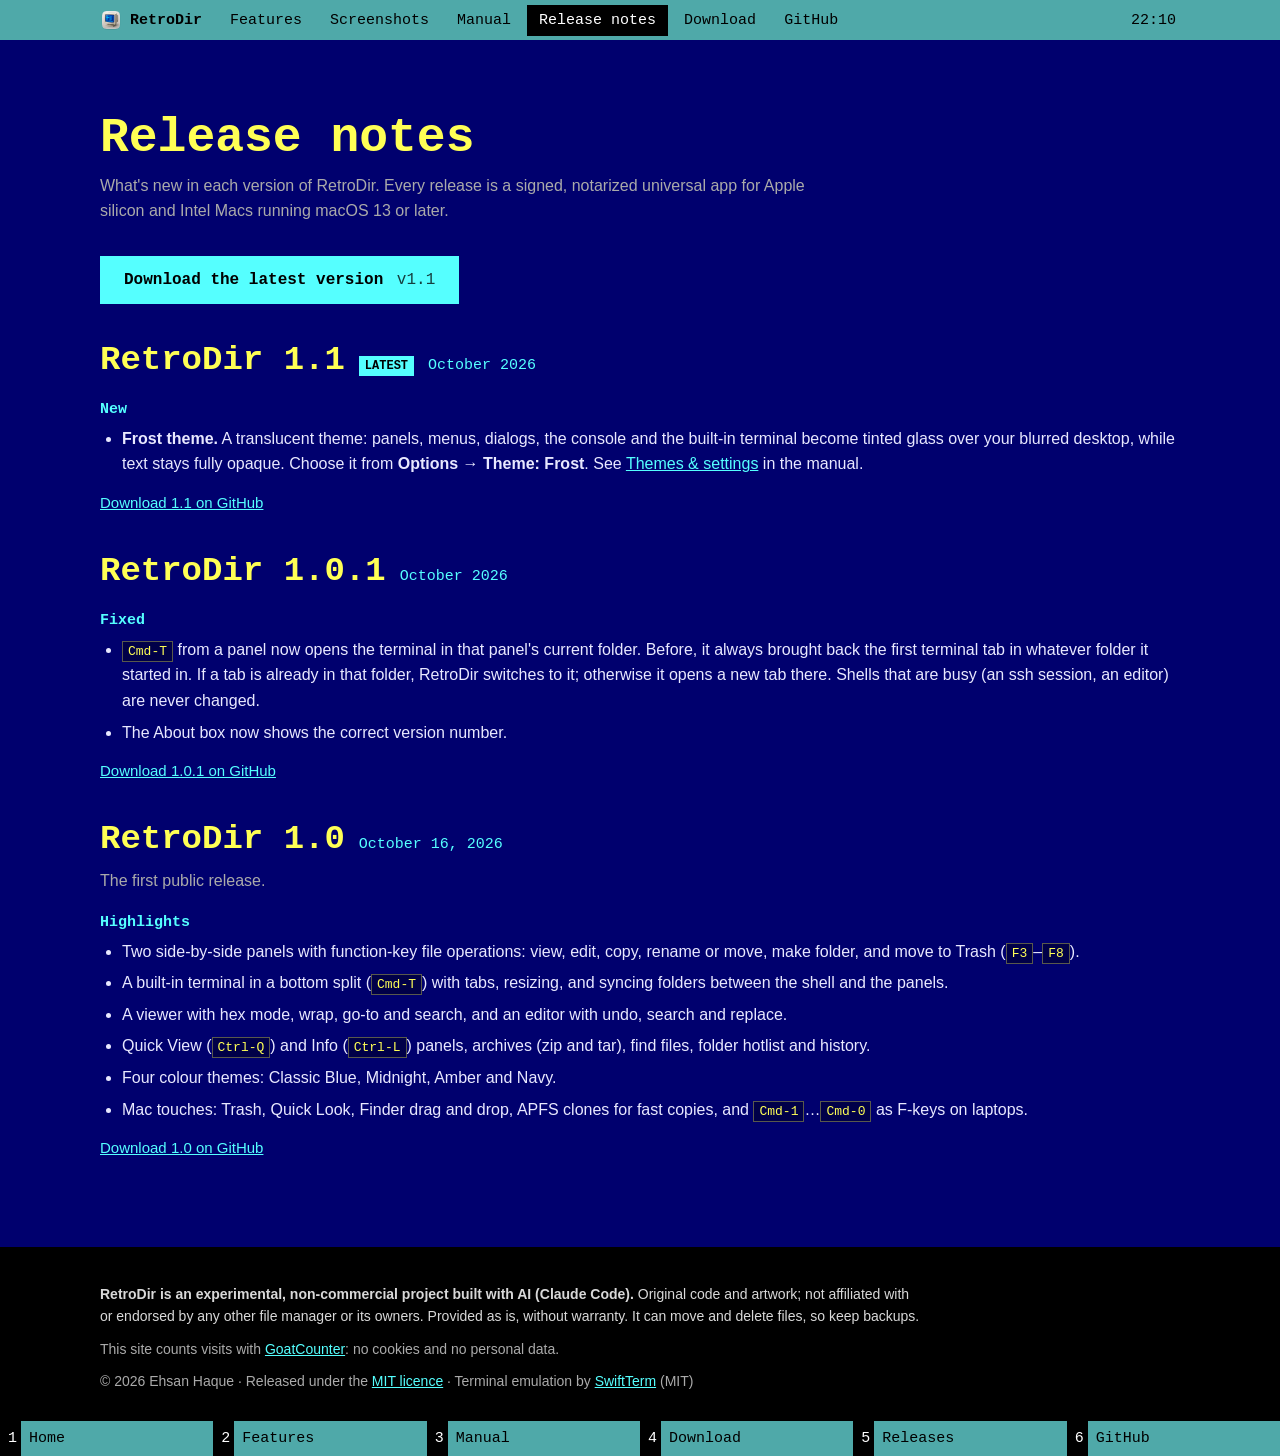
<file: docs/releases.html>
<!doctype html>
<html lang="en">
<head>
<meta charset="utf-8">
<meta name="viewport" content="width=device-width, initial-scale=1">
<title>Release notes — RetroDir</title>
<meta name="description" content="What's new in each version of RetroDir, the retro dual-panel file manager for macOS.">
<meta property="og:title" content="RetroDir release notes">
<meta property="og:description" content="What's new in each version of RetroDir.">
<meta property="og:image" content="https://retrodir.app/img/hero.png">
<meta property="og:url" content="https://retrodir.app/releases.html">
<link rel="canonical" href="https://retrodir.app/releases.html">
<link rel="icon" type="image/png" href="img/favicon.png">
<link rel="apple-touch-icon" href="img/icon.png">
<link rel="stylesheet" href="style.css?v=570233fb">
</head>
<body>

<nav class="menubar" aria-label="Main">
  <div class="wrap">
    <a class="brand" href="./"><img src="img/favicon.png" alt="">RetroDir</a>
    <a class="opt" href="./#features">Features</a>
    <a class="opt" href="./#screenshots">Screenshots</a>
    <a class="opt" href="manual.html">Manual</a>
    <a class="opt" href="releases.html" aria-current="page">Release notes</a>
    <a href="./#download">Download</a>
    <a href="https://github.com/ehsanhaque/retrodir">GitHub</a>
    <span class="spacer"></span>
    <span class="clock" id="clock" aria-hidden="true"></span>
  </div>
</nav>

<main class="notes">
<section>
  <div class="wrap">
    <h1>Release notes</h1>
    <p class="lead">What's new in each version of RetroDir. Every release is a signed, notarized universal app for Apple silicon and Intel Macs running macOS 13 or later.</p>
    <div class="buttons" style="justify-content: flex-start">
      <a class="btn primary" href="https://github.com/ehsanhaque/retrodir/releases/latest/download/RetroDir.dmg" data-goatcounter-click="download-dmg">Download the latest version <span class="ver">v1.1</span></a>
    </div>

    <article class="release" id="v1.1">
      <h2>RetroDir 1.1 <span class="tag">LATEST</span> <span class="date">October 2026</span></h2>
      <h3>New</h3>
      <ul>
        <li><b>Frost theme.</b> A translucent theme: panels, menus, dialogs, the console and the built-in terminal become tinted glass over your blurred desktop, while text stays fully opaque. Choose it from <b>Options → Theme: Frost</b>. See <a href="manual.html#settings">Themes &amp; settings</a> in the manual.</li>
      </ul>
      <p class="links"><a href="https://github.com/ehsanhaque/retrodir/releases/tag/v1.1">Download 1.1 on GitHub</a></p>
    </article>

    <article class="release" id="v1.0.1">
      <h2>RetroDir 1.0.1 <span class="date">October 2026</span></h2>
      <h3>Fixed</h3>
      <ul>
        <li><kbd>Cmd-T</kbd> from a panel now opens the terminal in that panel's current folder. Before, it always brought back the first terminal tab in whatever folder it started in. If a tab is already in that folder, RetroDir switches to it; otherwise it opens a new tab there. Shells that are busy (an ssh session, an editor) are never changed.</li>
        <li>The About box now shows the correct version number.</li>
      </ul>
      <p class="links"><a href="https://github.com/ehsanhaque/retrodir/releases/tag/v1.0.1">Download 1.0.1 on GitHub</a></p>
    </article>

    <article class="release" id="v1.0">
      <h2>RetroDir 1.0 <span class="date">October 16, 2026</span></h2>
      <p class="lead" style="margin: 8px 0 0">The first public release.</p>
      <h3>Highlights</h3>
      <ul>
        <li>Two side-by-side panels with function-key file operations: view, edit, copy, rename or move, make folder, and move to Trash (<kbd>F3</kbd>–<kbd>F8</kbd>).</li>
        <li>A built-in terminal in a bottom split (<kbd>Cmd-T</kbd>) with tabs, resizing, and syncing folders between the shell and the panels.</li>
        <li>A viewer with hex mode, wrap, go-to and search, and an editor with undo, search and replace.</li>
        <li>Quick View (<kbd>Ctrl-Q</kbd>) and Info (<kbd>Ctrl-L</kbd>) panels, archives (zip and tar), find files, folder hotlist and history.</li>
        <li>Four colour themes: Classic Blue, Midnight, Amber and Navy.</li>
        <li>Mac touches: Trash, Quick Look, Finder drag and drop, APFS clones for fast copies, and <kbd>Cmd-1</kbd>…<kbd>Cmd-0</kbd> as F-keys on laptops.</li>
      </ul>
      <p class="links"><a href="https://github.com/ehsanhaque/retrodir/releases/tag/v1.0">Download 1.0 on GitHub</a></p>
    </article>
  </div>
</section>
</main>

<footer>
  <div class="wrap">
    <p class="disclaimer"><strong>RetroDir is an experimental, non-commercial project built with AI (Claude Code).</strong>
      Original code and artwork; not affiliated with or endorsed by any other file manager or its owners.
      Provided as is, without warranty. It can move and delete files, so keep backups.</p>
    <p>This site counts visits with <a href="https://www.goatcounter.com">GoatCounter</a>: no cookies and no personal data.</p>
    <p>© 2026 Ehsan Haque · Released under the <a href="https://github.com/ehsanhaque/retrodir/blob/main/LICENSE">MIT licence</a> ·
      Terminal emulation by <a href="https://github.com/migueldeicaza/SwiftTerm">SwiftTerm</a> (MIT)</p>
  </div>
  <nav class="fkeys" aria-label="Footer">
    <a href="./"><span>1</span><b>Home</b></a>
    <a href="./#features"><span>2</span><b>Features</b></a>
    <a href="manual.html"><span>3</span><b>Manual</b></a>
    <a href="./#download"><span>4</span><b>Download</b></a>
    <a href="releases.html"><span>5</span><b>Releases</b></a>
    <a href="https://github.com/ehsanhaque/retrodir"><span>6</span><b>GitHub</b></a>
  </nav>
</footer>

<script>
  const clock = document.getElementById('clock');
  const tick = () => {
    const d = new Date();
    clock.textContent = String(d.getHours()).padStart(2, '0') + ':' + String(d.getMinutes()).padStart(2, '0');
  };
  tick(); setInterval(tick, 10000);
</script>
<script data-goatcounter="https://retrodir.goatcounter.com/count" async src="//gc.zgo.at/count.js"></script>
</body>
</html>
</file>
<file: docs/style.css>
:root {
  --blue: #0000aa;
  --blue-deep: #00006e;
  --cyan: #55ffff;
  --cyan-dim: #00aaaa;
  --teal: #4fa9a9;
  --yellow: #ffff55;
  --white: #ffffff;
  --grey: #aaaaaa;
  --black: #000000;
  --green: #55ff55;
  --mono: "SF Mono", Menlo, Monaco, "Cascadia Mono", "Roboto Mono", Consolas, "Liberation Mono", monospace;
  --sans: -apple-system, BlinkMacSystemFont, "Segoe UI", Roboto, "Helvetica Neue", Arial, sans-serif;
}
* { box-sizing: border-box; }
html { scroll-behavior: smooth; }
body {
  margin: 0;
  background: var(--blue-deep);
  color: var(--white);
  font: 16px/1.6 var(--sans);
  -webkit-font-smoothing: antialiased;
}
a { color: var(--cyan); }
img { max-width: 100%; height: auto; display: block; }
.mono { font-family: var(--mono); }
.wrap { max-width: 1120px; margin: 0 auto; padding: 0 20px; }

/* Menu bar, styled like the app's */
.menubar {
  position: sticky; top: 0; z-index: 10;
  background: var(--teal); color: var(--black);
  font: 15px/1 var(--mono);
}
.menubar .wrap { display: flex; align-items: center; gap: 4px; height: 40px; }
.menubar a {
  color: var(--black); text-decoration: none; padding: 8px 12px; white-space: nowrap;
}
.menubar a:hover, .menubar a:focus-visible { background: var(--black); color: var(--white); outline: none; }
.menubar .brand { font-weight: 700; display: flex; align-items: center; gap: 8px; padding-left: 0; }
.menubar .brand img { width: 22px; height: 22px; }
.menubar .spacer { flex: 1; }
.menubar .clock { padding: 0 4px; }

/* Hero */
.hero { background: var(--blue); padding: 64px 0 56px; text-align: center; border-bottom: 3px double var(--cyan); }
.hero .icon { width: 128px; height: 128px; margin: 0 auto 12px; }
.hero h1 { font: 700 clamp(40px, 7vw, 64px)/1.05 var(--mono); margin: 0 0 12px; color: var(--yellow); letter-spacing: -0.02em; }
.hero .tagline { font-size: clamp(18px, 2.4vw, 22px); color: var(--white); margin: 0 auto 8px; max-width: 680px; }
.hero .sub { color: var(--cyan); font: 14px/1.6 var(--mono); margin: 0 0 28px; }
.buttons { display: flex; gap: 12px; justify-content: center; flex-wrap: wrap; }
.btn {
  font: 600 16px/1 var(--mono); text-decoration: none; padding: 14px 22px;
  border: 2px solid var(--cyan); color: var(--cyan); background: transparent;
}
.btn.primary { background: var(--cyan); color: var(--black); }
.btn:hover, .btn:focus-visible { background: var(--yellow); border-color: var(--yellow); color: var(--black); outline: none; }
.shot {
  margin: 44px auto 0; width: 100%; max-width: min(1040px, 100%);
  border: 3px double var(--cyan); background: var(--black);
  box-shadow: 0 24px 60px rgba(0, 0, 0, 0.5);
}

/* Sections */
section { padding: 72px 0; }
section + section { border-top: 1px solid rgba(85, 255, 255, 0.18); }
h2 {
  font: 700 clamp(26px, 4vw, 34px)/1.2 var(--mono); color: var(--yellow);
  margin: 0 0 8px;
}
.lead { color: var(--grey); margin: 0 0 32px; max-width: 720px; }

/* Feature panels: double-line frames like the app */
.features { display: grid; grid-template-columns: repeat(auto-fit, minmax(min(300px, 100%), 1fr)); gap: 24px 20px; }
.panel {
  position: relative; min-width: 0; background: var(--blue); border: 3px double var(--cyan);
  padding: 26px 20px 20px;
}
.panel h3 {
  position: absolute; top: -13px; left: 14px; margin: 0; padding: 0 8px;
  background: var(--teal); color: var(--black); font: 700 14px/1.6 var(--mono);
}
.panel p { margin: 0; color: #e8e8ff; font-size: 15px; }
.panel kbd, .keys kbd {
  font: 13px/1 var(--mono); color: var(--yellow); background: rgba(0, 0, 0, 0.35);
  padding: 2px 5px; border: 1px solid rgba(255, 255, 85, 0.35);
}

/* Gallery */
.tabs { display: flex; flex-wrap: wrap; gap: 8px; margin-bottom: 18px; }
.tabs button {
  font: 14px/1 var(--mono); padding: 10px 14px; cursor: pointer;
  background: transparent; color: var(--cyan); border: 1px solid var(--cyan-dim);
}
.tabs button[aria-selected="true"] { background: var(--cyan); color: var(--black); border-color: var(--cyan); }
.tabs button:hover { border-color: var(--yellow); }
.gallery figure { margin: 0; }
.gallery figure[hidden] { display: none; }
.gallery img { border: 3px double var(--cyan); background: var(--black); cursor: zoom-in; width: 100%; }
.gallery figcaption { margin-top: 12px; color: var(--grey); font-size: 15px; }

.themes { display: grid; grid-template-columns: repeat(auto-fit, minmax(min(220px, 100%), 1fr)); gap: 18px; }
.themes figure { margin: 0; }
.themes img { border: 2px solid rgba(85, 255, 255, 0.4); cursor: zoom-in; }
.themes figcaption { font: 14px/1.4 var(--mono); color: var(--cyan); margin-top: 8px; }

/* Keys table */
.keys { display: grid; grid-template-columns: repeat(auto-fit, minmax(min(260px, 100%), 1fr)); gap: 6px 28px; font-size: 15px; }
.keys div { display: flex; gap: 12px; padding: 6px 0; border-bottom: 1px dotted rgba(85, 255, 255, 0.2); }
.keys kbd { min-width: 92px; text-align: center; flex: none; }

/* Download */
.download { display: grid; grid-template-columns: repeat(auto-fit, minmax(min(300px, 100%), 1fr)); gap: 24px; }
pre {
  margin: 12px 0 0; padding: 16px; overflow-x: auto; background: var(--black); color: var(--white);
  font: 14px/1.6 var(--mono); border: 1px solid rgba(85, 255, 255, 0.3);
}
pre .c { color: var(--grey); }
.note { color: var(--grey); font-size: 14px; margin-top: 12px; }
.panel .btn { display: inline-block; margin-top: 16px; }

/* Footer: an F-key bar */
footer { background: var(--black); padding: 36px 0 0; color: var(--grey); font-size: 14px; }
footer p { margin: 0 0 10px; max-width: 820px; }
footer .disclaimer { color: #d8d8d8; }
.fkeys {
  display: grid; grid-template-columns: repeat(6, 1fr); margin-top: 28px;
  font: 15px/1 var(--mono);
}
.fkeys a { display: flex; text-decoration: none; color: var(--black); background: var(--teal); }
.fkeys a span { background: var(--black); color: var(--white); padding: 10px 4px 10px 8px; }
.fkeys a b { font-weight: 400; padding: 10px 8px; flex: 1; white-space: nowrap; overflow: hidden; text-overflow: ellipsis; }
.fkeys a:hover b, .fkeys a:focus-visible b { background: var(--yellow); }

/* Lightbox */
dialog { padding: 0; border: 3px double var(--cyan); background: var(--black); max-width: 96vw; max-height: 94vh; }
dialog::backdrop { background: rgba(0, 0, 40, 0.85); }
dialog img { max-width: 94vw; max-height: 90vh; width: auto; cursor: zoom-out; }

@media (max-width: 720px) {
  .menubar .opt { display: none; }
  .menubar .clock { display: none; }
  .hero { padding: 44px 0 40px; }
  .hero .icon { width: 96px; height: 96px; }
  section { padding: 52px 0; }
  .fkeys { grid-template-columns: repeat(3, 1fr); }
  .wrap { padding: 0 16px; }
}
@media (prefers-reduced-motion: reduce) { html { scroll-behavior: auto; } }

/* Release notes */
.notes h1 { font: 700 clamp(32px, 6vw, 48px)/1.1 var(--mono); color: var(--yellow); margin: 0 0 8px; }
.release { margin-top: 36px; }
.release h2 { display: flex; flex-wrap: wrap; align-items: baseline; gap: 6px 14px; }
.release h2 .date { font: 400 15px/1 var(--mono); color: var(--cyan); }
.release h2 .tag { font: 700 12px/1 var(--mono); background: var(--cyan); color: var(--black); padding: 4px 6px; }
.release h3 { font: 700 15px/1.4 var(--mono); color: var(--cyan); margin: 18px 0 6px; }
.release ul { margin: 0; padding-left: 22px; }
.release li { margin: 6px 0; color: #e8e8ff; }
.release li kbd { font: 13px/1 var(--mono); color: var(--yellow); background: rgba(0, 0, 0, 0.35); padding: 2px 5px; border: 1px solid rgba(255, 255, 85, 0.35); }
.release .links { margin-top: 14px; font-size: 15px; }

/* Version tag inside download buttons */
.btn .ver { font-weight: 400; opacity: 0.75; margin-left: 4px; }

/* Manual */
.manual { display: grid; grid-template-columns: 220px minmax(0, 1fr); gap: 40px; padding-top: 40px; padding-bottom: 64px; }
.toc { position: sticky; top: 56px; align-self: start; max-height: calc(100vh - 72px); overflow-y: auto; }
.toc summary { font: 700 14px/1 var(--mono); color: var(--black); background: var(--teal); padding: 8px 10px; cursor: pointer; list-style: none; }
.toc summary::-webkit-details-marker { display: none; }
.toc ol { margin: 0; padding: 10px 0 10px 38px; border: 1px solid rgba(85, 255, 255, 0.3); border-top: 0; font: 14px/1.4 var(--mono); }
.toc li { margin: 6px 0; color: var(--cyan-dim); }
.toc a { text-decoration: none; }
.toc a:hover { color: var(--yellow); }
.doc h1 { font: 700 clamp(32px, 6vw, 48px)/1.1 var(--mono); color: var(--yellow); margin: 0 0 8px; }
.doc section { padding: 40px 0 0; border: 0; scroll-margin-top: 48px; }
.doc h2 { border-bottom: 3px double var(--cyan); padding-bottom: 6px; margin-bottom: 16px; }
.doc h3 { font: 700 17px/1.4 var(--mono); color: var(--cyan); margin: 28px 0 8px; scroll-margin-top: 48px; }
.doc p, .doc li { color: #e8e8ff; }
.doc ul { padding-left: 22px; }
.doc li { margin: 6px 0; }
.doc code { font: 14px var(--mono); color: var(--yellow); }
.doc kbd { font: 13px/1 var(--mono); color: var(--yellow); background: rgba(0, 0, 0, 0.35); padding: 2px 5px; border: 1px solid rgba(255, 255, 85, 0.35); white-space: nowrap; }
.doc figure { margin: 18px 0 22px; }
.doc figure img { width: 100%; border: 3px double var(--cyan); background: var(--black); cursor: zoom-in; }
.doc figcaption { color: var(--grey); font-size: 14px; margin-top: 8px; }
.doc .pair { display: grid; grid-template-columns: repeat(auto-fit, minmax(min(280px, 100%), 1fr)); gap: 16px; }
.doc .pair figure { margin: 8px 0; }
.doc .themes figure { margin: 0; }
.doc .themes img { border-width: 2px; }
.keytable { width: 100%; border-collapse: collapse; margin: 12px 0 18px; font-size: 15px; }
.keytable th { text-align: left; font: 700 13px/1.4 var(--mono); color: var(--black); background: var(--teal); padding: 6px 10px; }
.keytable td { padding: 7px 10px; border-bottom: 1px dotted rgba(85, 255, 255, 0.25); vertical-align: top; color: #e8e8ff; }
.keytable td:first-child { white-space: nowrap; width: 1%; }
.note-box { border-left: 4px solid var(--yellow); background: rgba(0, 0, 0, 0.25); padding: 10px 14px; }
@media (max-width: 900px) {
  .manual { grid-template-columns: minmax(0, 1fr); gap: 0; padding-top: 16px; }
  .toc { position: sticky; top: 40px; z-index: 5; max-height: 70vh; background: var(--blue-deep); }
  .keytable td:first-child { white-space: normal; width: 40%; }
}

.more { margin: 28px 0 0; }
@media (max-width: 600px) {
  .keytable:not(.grid) tr { display: block; padding: 8px 0; border-bottom: 1px dotted rgba(85, 255, 255, 0.25); }
  .keytable:not(.grid) td { display: block; border: 0; padding: 2px 0; width: auto !important; }
  .keytable:not(.grid) td:first-child { white-space: normal; }
  .keytable.grid { font-size: 13px; }
  .keytable.grid td, .keytable.grid th { padding: 6px 5px; }
}
.toc a[aria-current] { color: var(--black); background: var(--cyan); padding: 1px 4px; margin-left: -4px; }
.toc li:has(a[aria-current])::marker { color: var(--cyan); }

.menubar a[aria-current] { background: var(--black); color: var(--white); }

/* Featured theme (Frost) above the theme grid */
.theme-feature { margin: 0 0 22px; }
.theme-feature img { border: 3px double var(--cyan); cursor: zoom-in; width: 100%; }
.theme-feature figcaption { font: 15px/1.4 var(--mono); color: var(--cyan); margin-top: 8px; }
.new { font: 700 11px/1 var(--mono); background: var(--yellow); color: var(--black); padding: 3px 5px; vertical-align: 2px; }
</file>
